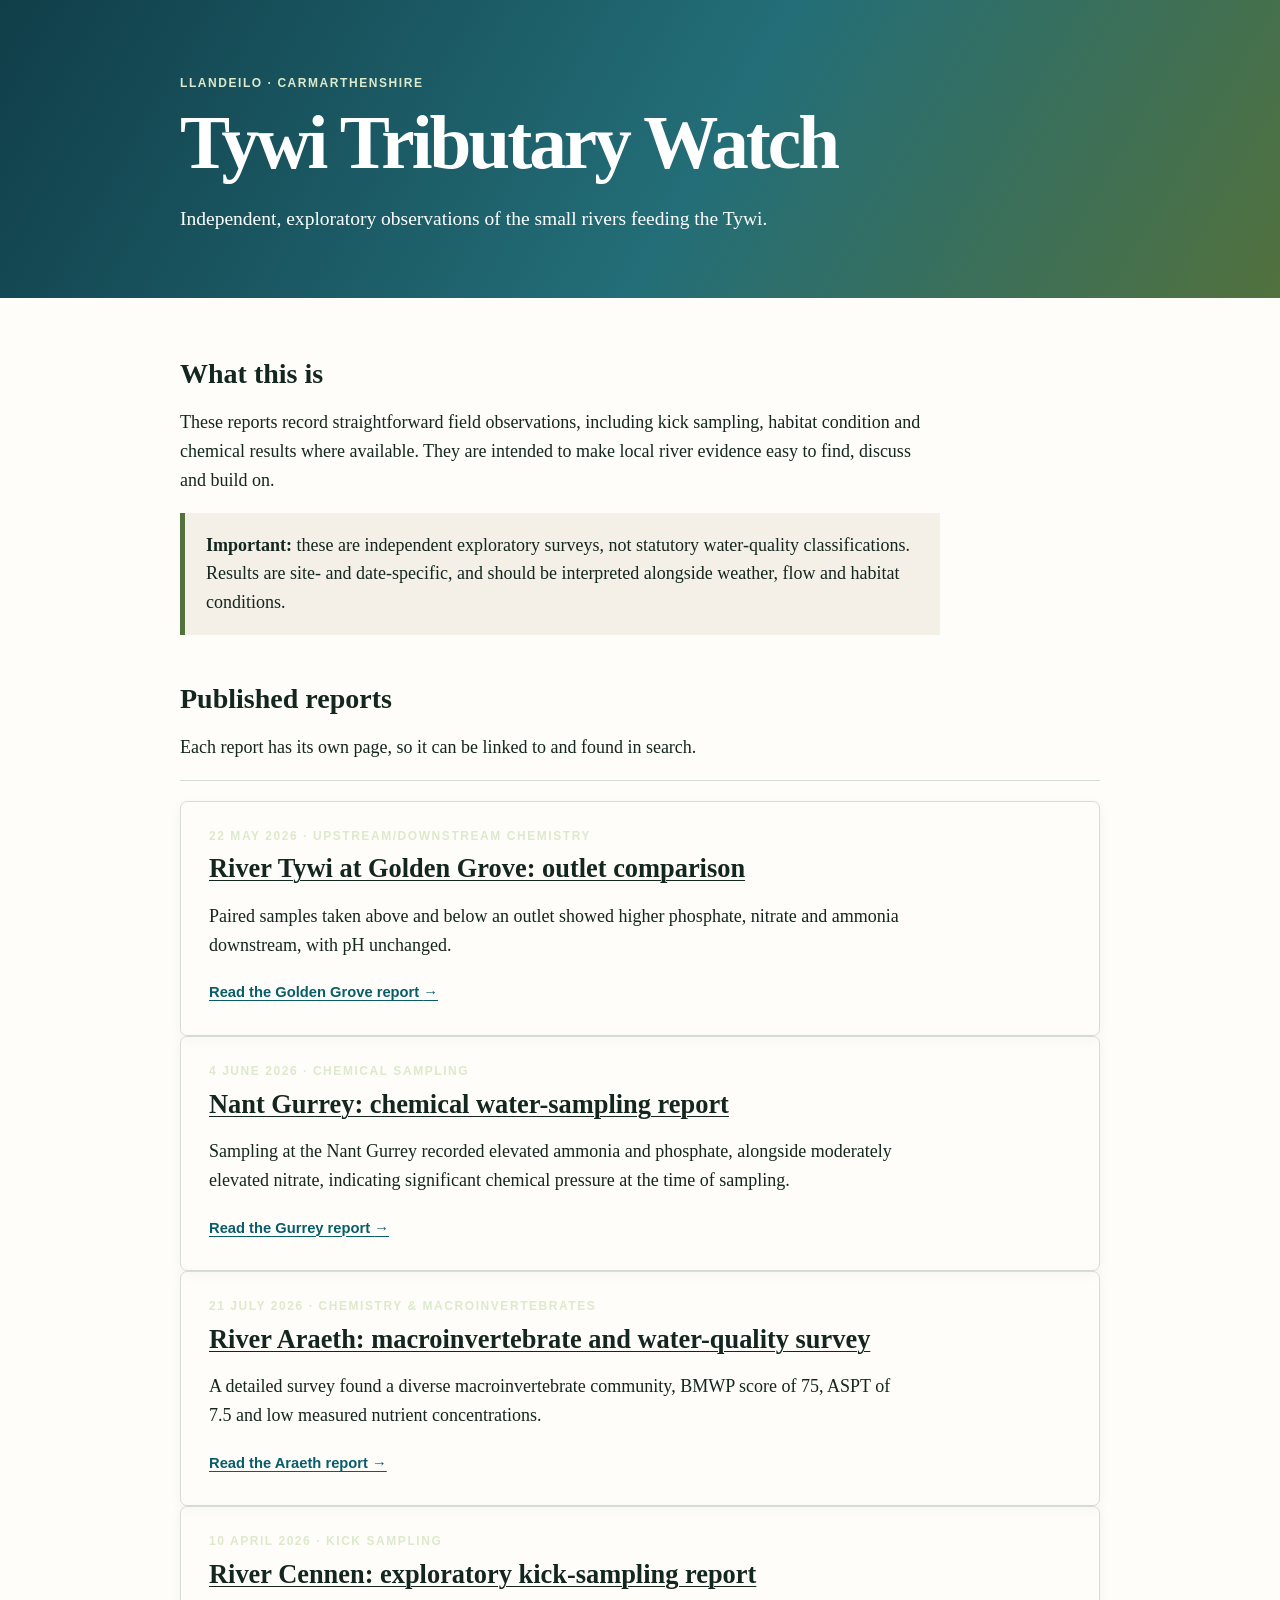
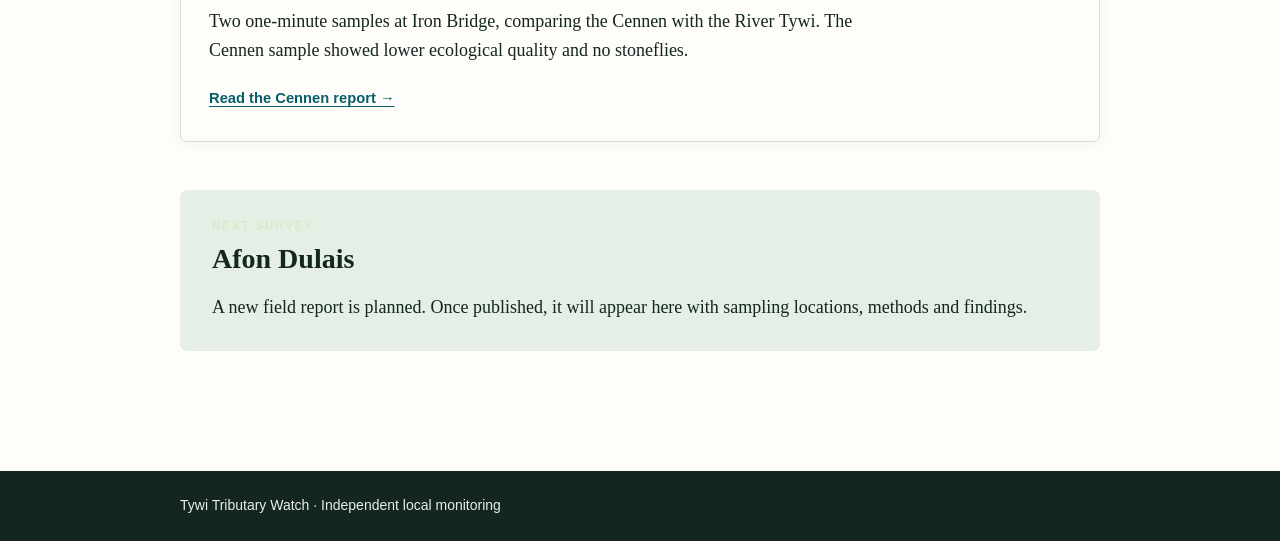
<file: index.html>
<!doctype html>
<html lang="en">
  <head>
    <link rel="canonical" href="https://leenulty.github.io/Tywi-Tributary-Watch/">
    <meta name="google-site-verification" content="BpuujhPepU1PLdgF-0xjI8zSu9UIy6wfSty67BFJZuI" />
    <meta charset="utf-8">
    <meta name="viewport" content="width=device-width, initial-scale=1">
    <meta name="description" content="Independent, exploratory river monitoring reports from tributaries of the River Tywi near Llandeilo, Carmarthenshire.">
    <title>Tywi Tributary Watch | River monitoring reports</title>
    <link rel="stylesheet" href="assets/site.css">
  </head>
  <body>
    <header class="hero">
      <div class="wrap">
        <p class="eyebrow">LLANDEILO · CARMARTHENSHIRE</p>
        <h1>Tywi Tributary Watch</h1>
        <p class="lede">Independent, exploratory observations of the small rivers feeding the Tywi.</p>
      </div>
    </header>
    <main class="wrap">
      <section class="intro" aria-labelledby="purpose">
        <h2 id="purpose">What this is</h2>
        <p>These reports record straightforward field observations, including kick sampling, habitat condition and chemical results where available. They are intended to make local river evidence easy to find, discuss and build on.</p>
        <p class="note"><strong>Important:</strong> these are independent exploratory surveys, not statutory water-quality classifications. Results are site- and date-specific, and should be interpreted alongside weather, flow and habitat conditions.</p>
      </section>
      <section aria-labelledby="reports">
        <div class="section-heading">
          <h2 id="reports">Published reports</h2>
          <p>Each report has its own page, so it can be linked to and found in search.</p>
        </div>
        <article class="report-card">
          <p class="tag">22 MAY 2026 · UPSTREAM/DOWNSTREAM CHEMISTRY</p>
          <h3><a href="reports/tywi-golden-grove-2026-05-22.html">River Tywi at Golden Grove: outlet comparison</a></h3>
          <p>Paired samples taken above and below an outlet showed higher phosphate, nitrate and ammonia downstream, with pH unchanged.</p>
          <a class="arrow-link" href="reports/tywi-golden-grove-2026-05-22.html">Read the Golden Grove report <span aria-hidden="true">→</span></a>
        </article>
        <article class="report-card">
          <p class="tag">4 JUNE 2026 · CHEMICAL SAMPLING</p>
          <h3><a href="reports/gurrey-2026-06-04.html">Nant Gurrey: chemical water-sampling report</a></h3>
          <p>Sampling at the Nant Gurrey recorded elevated ammonia and phosphate, alongside moderately elevated nitrate, indicating significant chemical pressure at the time of sampling.</p>
          <a class="arrow-link" href="reports/gurrey-2026-06-04.html">Read the Gurrey report <span aria-hidden="true">→</span></a>
        </article>
        <article class="report-card">
          <p class="tag">21 JULY 2026 · CHEMISTRY & MACROINVERTEBRATES</p>
          <h3><a href="reports/araeth-2026-07-21.html">River Araeth: macroinvertebrate and water-quality survey</a></h3>
          <p>A detailed survey found a diverse macroinvertebrate community, BMWP score of 75, ASPT of 7.5 and low measured nutrient concentrations.</p>
          <a class="arrow-link" href="reports/araeth-2026-07-21.html">Read the Araeth report <span aria-hidden="true">→</span></a>
        </article>
        <article class="report-card">
          <p class="tag">10 APRIL 2026 · KICK SAMPLING</p>
          <h3><a href="reports/cennen-2026-04-10.html">River Cennen: exploratory kick-sampling report</a></h3>
          <p>Two one-minute samples at Iron Bridge, comparing the Cennen with the River Tywi. The Cennen sample showed lower ecological quality and no stoneflies.</p>
          <a class="arrow-link" href="reports/cennen-2026-04-10.html">Read the Cennen report <span aria-hidden="true">→</span></a>
        </article>
      </section>
      <section class="next" aria-labelledby="next-report">
        <p class="eyebrow">NEXT SURVEY</p>
        <h2 id="next-report">Afon Dulais</h2>
        <p>A new field report is planned. Once published, it will appear here with sampling locations, methods and findings.</p>
      </section>
    </main>
    <footer><div class="wrap">Tywi Tributary Watch · Independent local monitoring</div></footer>
  </body>
</html>
</file>
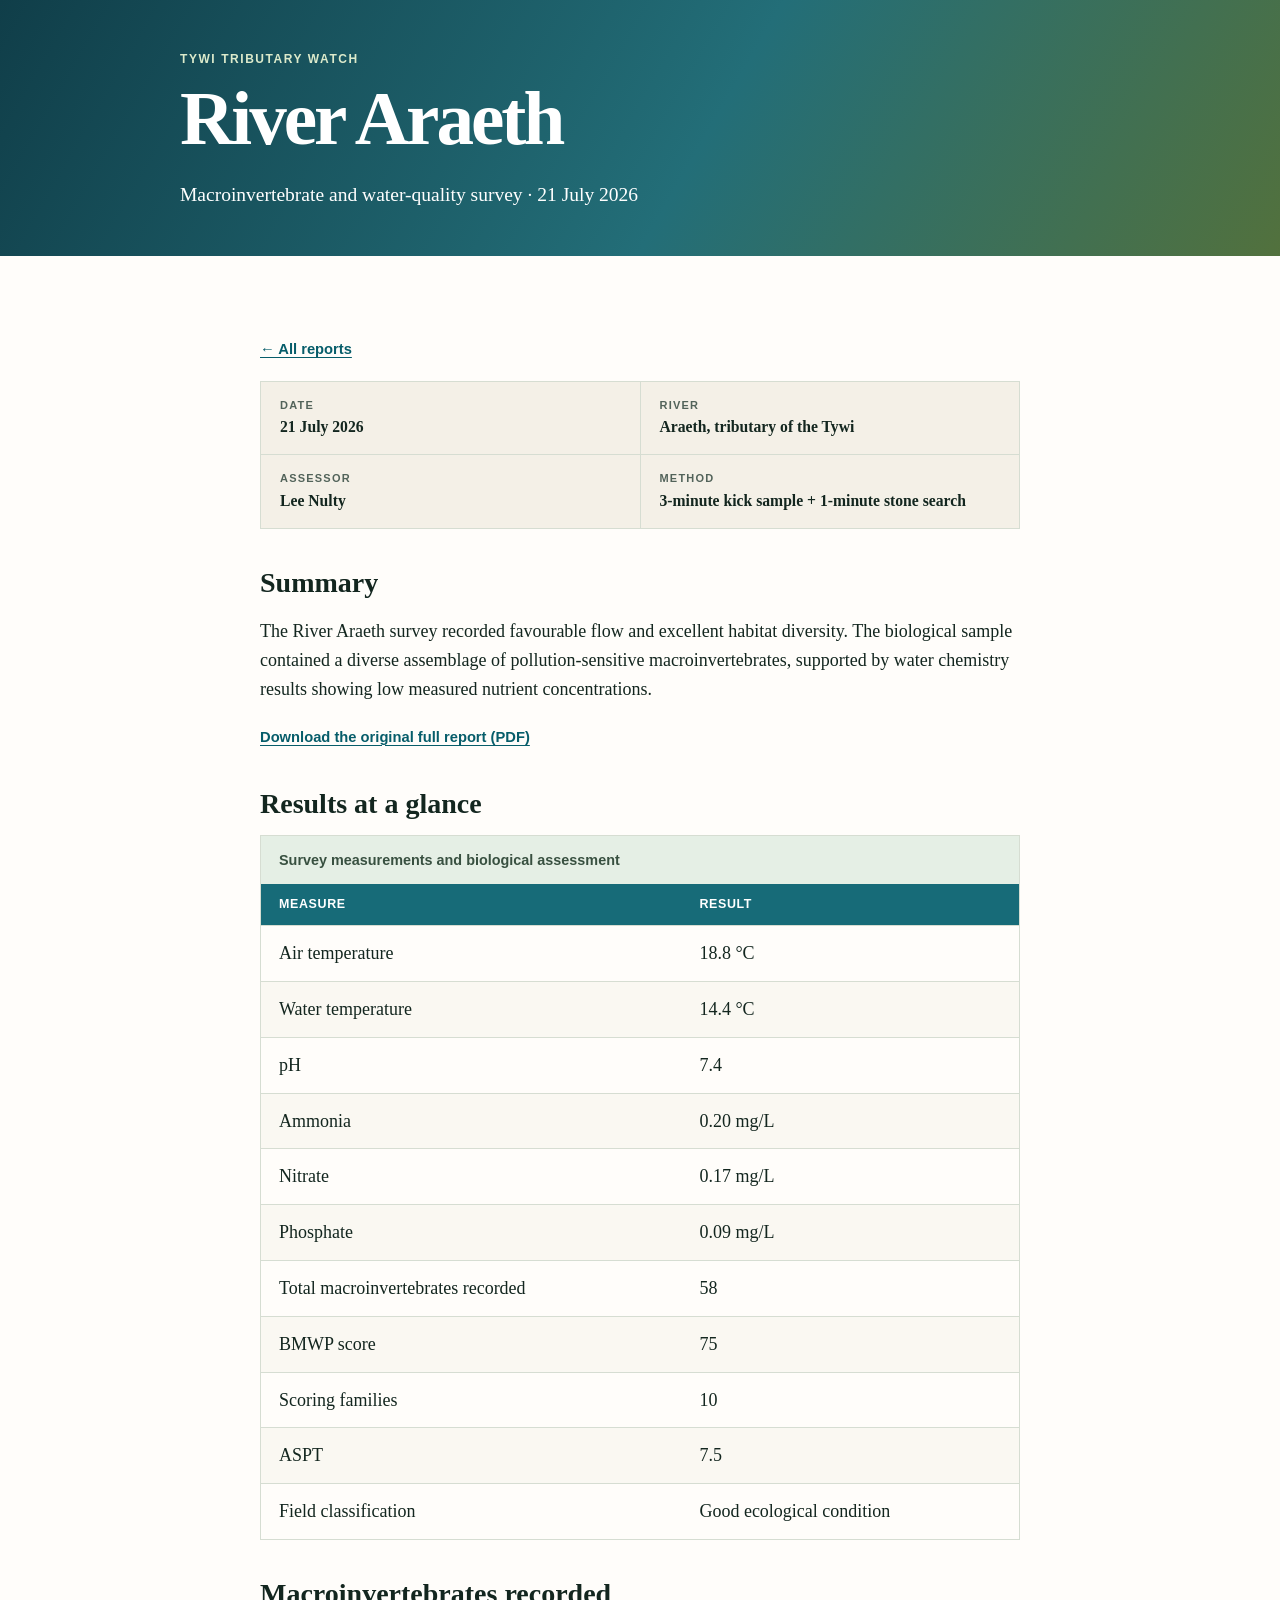
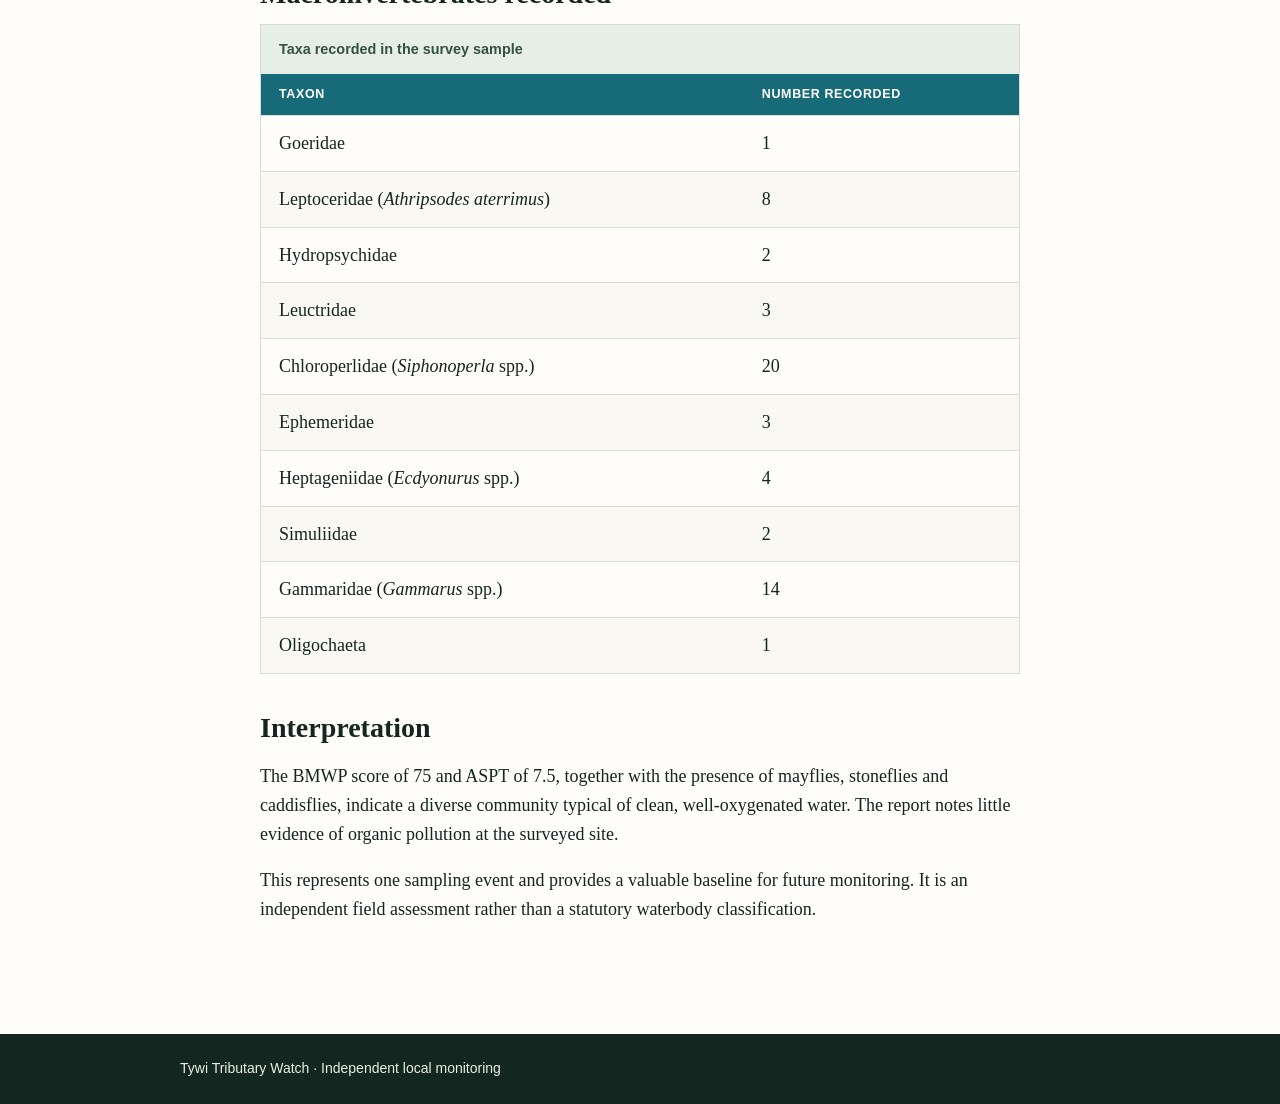
<file: araeth-2026-07-21.html>
<!doctype html>
<html lang="en">
  <head>
    <meta charset="utf-8">
    <meta name="viewport" content="width=device-width, initial-scale=1">
    <meta name="description" content="Macroinvertebrate and water-quality survey of the River Araeth, a tributary of the River Tywi, 21 July 2026.">
    <title>River Araeth survey | Tywi Tributary Watch</title>
    <link rel="stylesheet" href="../assets/site.css">
  </head>
  <body>
    <header class="hero compact"><div class="wrap"><p class="eyebrow">TYWI TRIBUTARY WATCH</p><h1>River Araeth</h1><p class="lede">Macroinvertebrate and water-quality survey · 21 July 2026</p></div></header>
    <main class="wrap report">
      <p><a class="back" href="../index.html">← All reports</a></p>
      <section class="facts" aria-label="Survey details">
        <div><span>Date</span><strong>21 July 2026</strong></div>
        <div><span>River</span><strong>Araeth, tributary of the Tywi</strong></div>
        <div><span>Assessor</span><strong>Lee Nulty</strong></div>
        <div><span>Method</span><strong>3-minute kick sample + 1-minute stone search</strong></div>
      </section>
      <section>
        <h2>Summary</h2>
        <p>The River Araeth survey recorded favourable flow and excellent habitat diversity. The biological sample contained a diverse assemblage of pollution-sensitive macroinvertebrates, supported by water chemistry results showing low measured nutrient concentrations.</p>
        <p><a class="arrow-link" href="araeth-2026-07-21.pdf">Download the original full report (PDF)</a></p>
      </section>
      <section aria-labelledby="results">
        <h2 id="results">Results at a glance</h2>
        <div class="data-table-wrap"><table>
          <caption>Survey measurements and biological assessment</caption>
          <thead><tr><th scope="col">Measure</th><th scope="col">Result</th></tr></thead>
          <tbody>
            <tr><td>Air temperature</td><td>18.8 °C</td></tr>
            <tr><td>Water temperature</td><td>14.4 °C</td></tr>
            <tr><td>pH</td><td>7.4</td></tr>
            <tr><td>Ammonia</td><td>0.20 mg/L</td></tr>
            <tr><td>Nitrate</td><td>0.17 mg/L</td></tr>
            <tr><td>Phosphate</td><td>0.09 mg/L</td></tr>
            <tr><td>Total macroinvertebrates recorded</td><td>58</td></tr>
            <tr><td>BMWP score</td><td>75</td></tr>
            <tr><td>Scoring families</td><td>10</td></tr>
            <tr><td>ASPT</td><td>7.5</td></tr>
            <tr><td>Field classification</td><td>Good ecological condition</td></tr>
          </tbody>
        </table></div>
      </section>
      <section>
        <h2>Macroinvertebrates recorded</h2>
        <div class="data-table-wrap"><table>
          <caption>Taxa recorded in the survey sample</caption>
          <thead><tr><th scope="col">Taxon</th><th scope="col">Number recorded</th></tr></thead>
          <tbody>
            <tr><td>Goeridae</td><td>1</td></tr><tr><td>Leptoceridae (<i>Athripsodes aterrimus</i>)</td><td>8</td></tr>
            <tr><td>Hydropsychidae</td><td>2</td></tr><tr><td>Leuctridae</td><td>3</td></tr>
            <tr><td>Chloroperlidae (<i>Siphonoperla</i> spp.)</td><td>20</td></tr><tr><td>Ephemeridae</td><td>3</td></tr>
            <tr><td>Heptageniidae (<i>Ecdyonurus</i> spp.)</td><td>4</td></tr><tr><td>Simuliidae</td><td>2</td></tr>
            <tr><td>Gammaridae (<i>Gammarus</i> spp.)</td><td>14</td></tr><tr><td>Oligochaeta</td><td>1</td></tr>
          </tbody>
        </table></div>
      </section>
      <section>
        <h2>Interpretation</h2>
        <p>The BMWP score of 75 and ASPT of 7.5, together with the presence of mayflies, stoneflies and caddisflies, indicate a diverse community typical of clean, well-oxygenated water. The report notes little evidence of organic pollution at the surveyed site.</p>
        <p>This represents one sampling event and provides a valuable baseline for future monitoring. It is an independent field assessment rather than a statutory waterbody classification.</p>
      </section>
    </main>
    <footer><div class="wrap">Tywi Tributary Watch · Independent local monitoring</div></footer>
  </body>
</html>
</file>
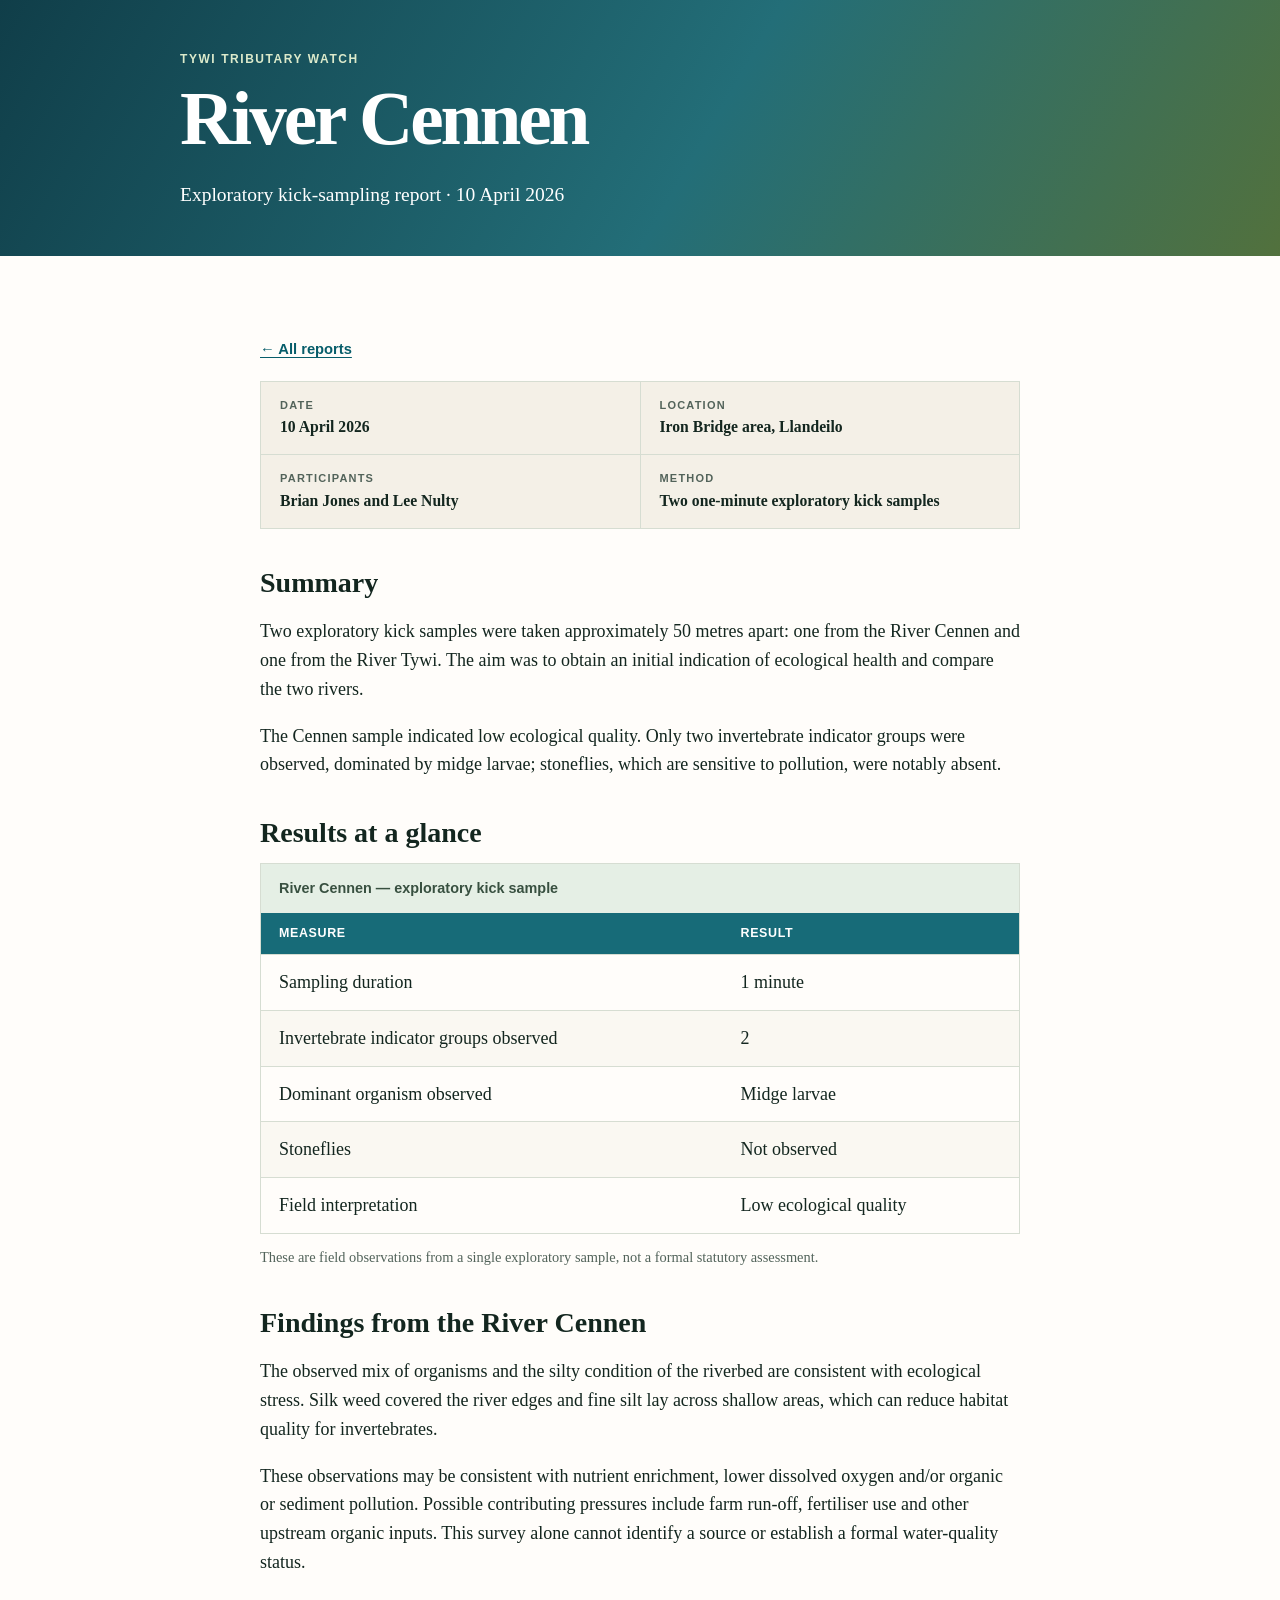
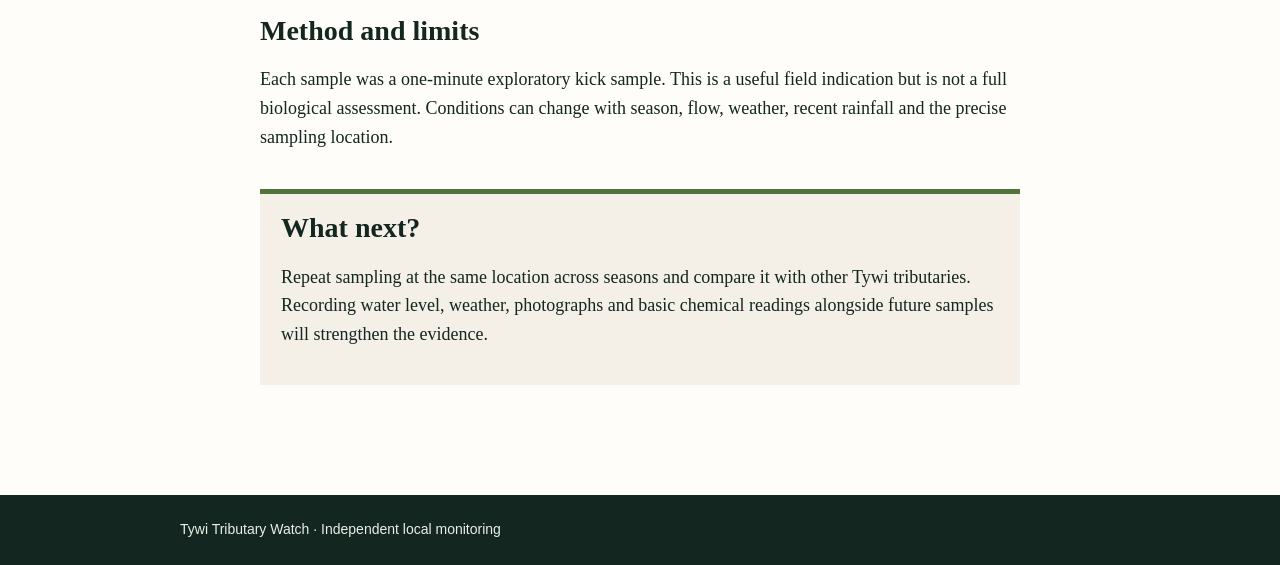
<file: cennen-2026-04-10.html>
<!doctype html>
<html lang="en">
  <head>
    <meta charset="utf-8">
    <meta name="viewport" content="width=device-width, initial-scale=1">
    <meta name="description" content="Exploratory kick-sampling report for the River Cennen and River Tywi at Iron Bridge, Llandeilo, 10 April 2026.">
    <title>River Cennen kick-sampling report | Tywi Tributary Watch</title>
    <link rel="stylesheet" href="../assets/site.css">
  </head>
  <body>
    <header class="hero compact"><div class="wrap"><p class="eyebrow">TYWI TRIBUTARY WATCH</p><h1>River Cennen</h1><p class="lede">Exploratory kick-sampling report · 10 April 2026</p></div></header>
    <main class="wrap report">
      <p><a class="back" href="../index.html">← All reports</a></p>
      <section class="facts" aria-label="Survey details">
        <div><span>Date</span><strong>10 April 2026</strong></div>
        <div><span>Location</span><strong>Iron Bridge area, Llandeilo</strong></div>
        <div><span>Participants</span><strong>Brian Jones and Lee Nulty</strong></div>
        <div><span>Method</span><strong>Two one-minute exploratory kick samples</strong></div>
      </section>
      <section>
        <h2>Summary</h2>
        <p>Two exploratory kick samples were taken approximately 50 metres apart: one from the River Cennen and one from the River Tywi. The aim was to obtain an initial indication of ecological health and compare the two rivers.</p>
        <p>The Cennen sample indicated low ecological quality. Only two invertebrate indicator groups were observed, dominated by midge larvae; stoneflies, which are sensitive to pollution, were notably absent.</p>
      </section>
      <section aria-labelledby="results">
        <h2 id="results">Results at a glance</h2>
        <div class="data-table-wrap">
          <table>
            <caption>River Cennen — exploratory kick sample</caption>
            <thead><tr><th scope="col">Measure</th><th scope="col">Result</th></tr></thead>
            <tbody>
              <tr><td>Sampling duration</td><td>1 minute</td></tr>
              <tr><td>Invertebrate indicator groups observed</td><td>2</td></tr>
              <tr><td>Dominant organism observed</td><td>Midge larvae</td></tr>
              <tr><td>Stoneflies</td><td>Not observed</td></tr>
              <tr><td>Field interpretation</td><td>Low ecological quality</td></tr>
            </tbody>
          </table>
        </div>
        <p class="small-note">These are field observations from a single exploratory sample, not a formal statutory assessment.</p>
      </section>
      <section>
        <h2>Findings from the River Cennen</h2>
        <p>The observed mix of organisms and the silty condition of the riverbed are consistent with ecological stress. Silk weed covered the river edges and fine silt lay across shallow areas, which can reduce habitat quality for invertebrates.</p>
        <p>These observations may be consistent with nutrient enrichment, lower dissolved oxygen and/or organic or sediment pollution. Possible contributing pressures include farm run-off, fertiliser use and other upstream organic inputs. This survey alone cannot identify a source or establish a formal water-quality status.</p>
      </section>
      <section>
        <h2>Method and limits</h2>
        <p>Each sample was a one-minute exploratory kick sample. This is a useful field indication but is not a full biological assessment. Conditions can change with season, flow, weather, recent rainfall and the precise sampling location.</p>
      </section>
      <section class="callout">
        <h2>What next?</h2>
        <p>Repeat sampling at the same location across seasons and compare it with other Tywi tributaries. Recording water level, weather, photographs and basic chemical readings alongside future samples will strengthen the evidence.</p>
      </section>
    </main>
    <footer><div class="wrap">Tywi Tributary Watch · Independent local monitoring</div></footer>
  </body>
</html>
</file>
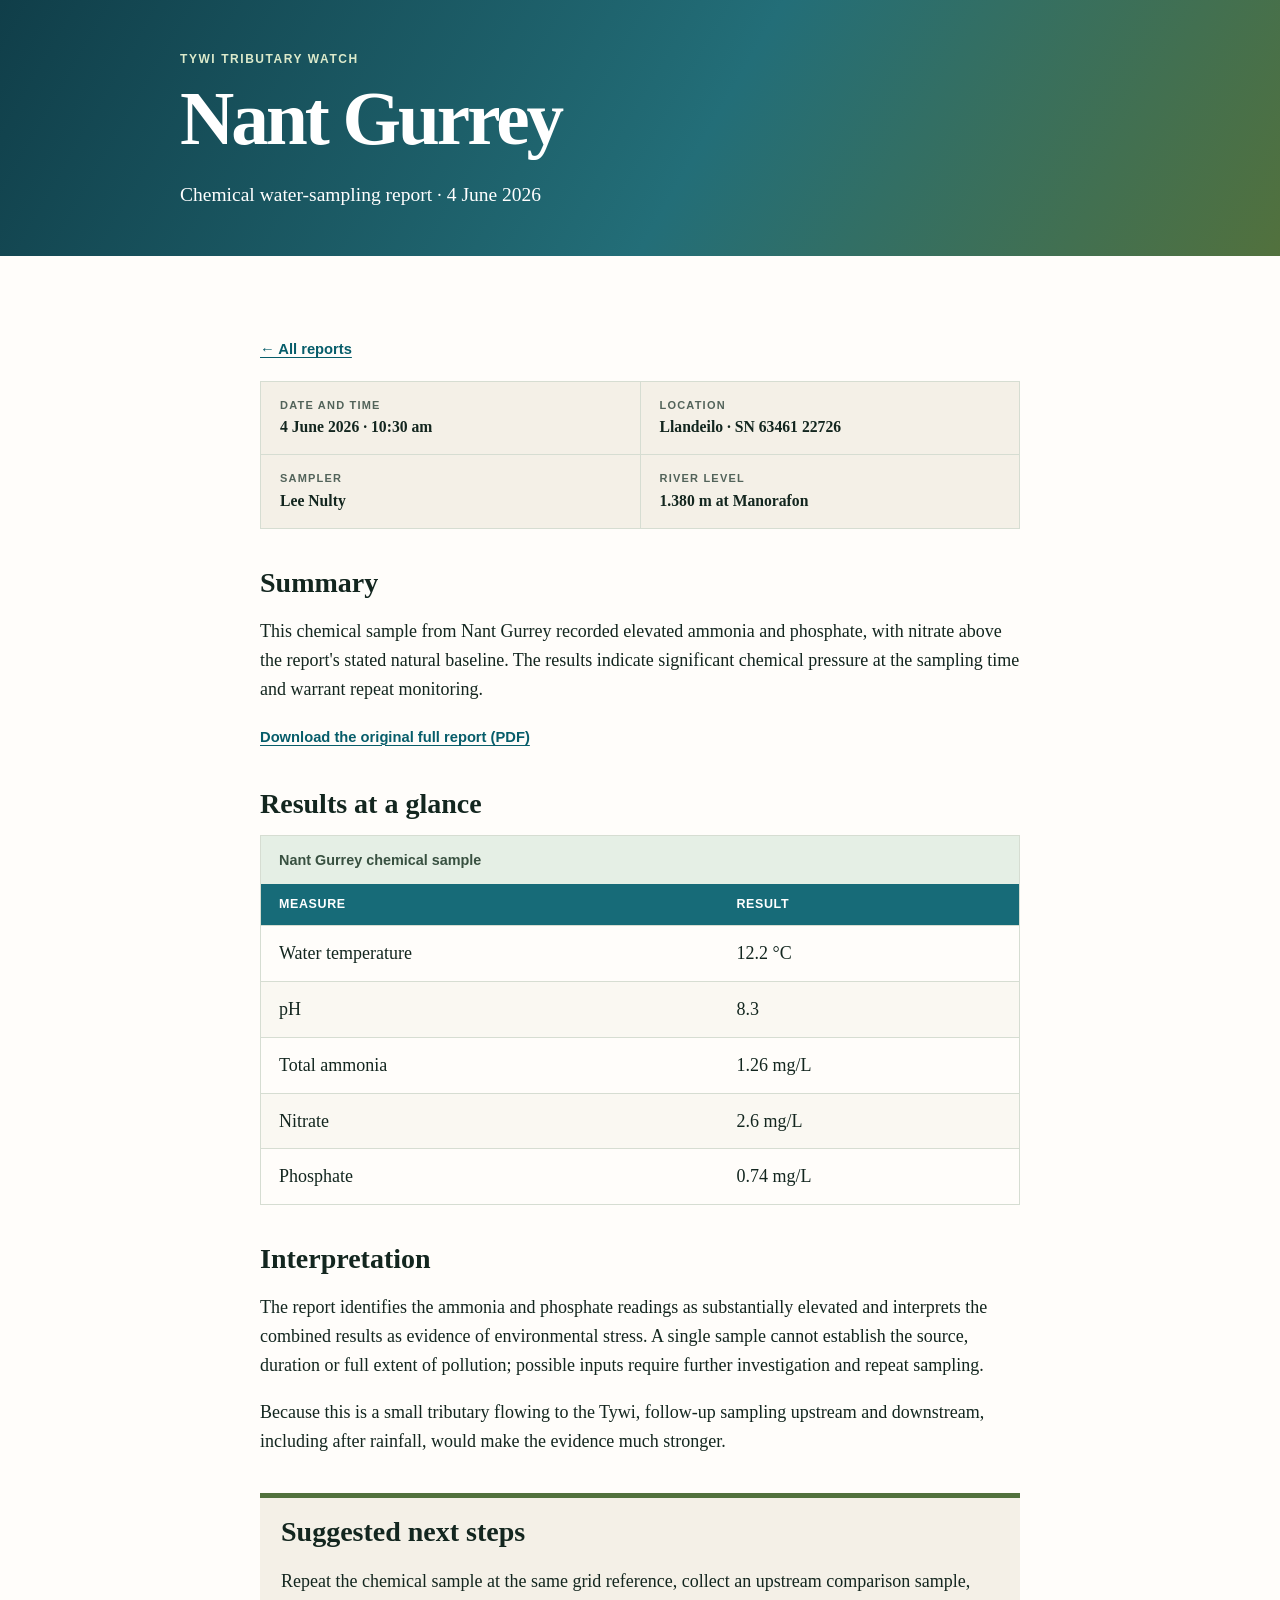
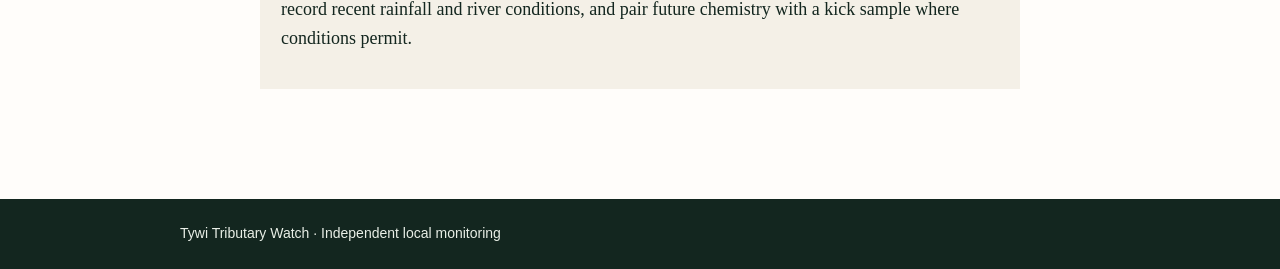
<file: gurrey-2026-06-04.html>
<!doctype html>
<html lang="en">
  <head>
    <meta charset="utf-8">
    <meta name="viewport" content="width=device-width, initial-scale=1">
    <meta name="description" content="Chemical water-sampling report for Nant Gurrey, River Tywi catchment, Llandeilo, 4 June 2026.">
    <title>Nant Gurrey chemical sample | Tywi Tributary Watch</title>
    <link rel="stylesheet" href="../assets/site.css">
  </head>
  <body>
    <header class="hero compact"><div class="wrap"><p class="eyebrow">TYWI TRIBUTARY WATCH</p><h1>Nant Gurrey</h1><p class="lede">Chemical water-sampling report · 4 June 2026</p></div></header>
    <main class="wrap report">
      <p><a class="back" href="../index.html">← All reports</a></p>
      <section class="facts" aria-label="Survey details">
        <div><span>Date and time</span><strong>4 June 2026 · 10:30 am</strong></div>
        <div><span>Location</span><strong>Llandeilo · SN 63461 22726</strong></div>
        <div><span>Sampler</span><strong>Lee Nulty</strong></div>
        <div><span>River level</span><strong>1.380 m at Manorafon</strong></div>
      </section>
      <section>
        <h2>Summary</h2>
        <p>This chemical sample from Nant Gurrey recorded elevated ammonia and phosphate, with nitrate above the report's stated natural baseline. The results indicate significant chemical pressure at the sampling time and warrant repeat monitoring.</p>
        <p><a class="arrow-link" href="gurrey-2026-06-04.pdf">Download the original full report (PDF)</a></p>
      </section>
      <section aria-labelledby="results">
        <h2 id="results">Results at a glance</h2>
        <div class="data-table-wrap"><table>
          <caption>Nant Gurrey chemical sample</caption>
          <thead><tr><th scope="col">Measure</th><th scope="col">Result</th></tr></thead>
          <tbody>
            <tr><td>Water temperature</td><td>12.2 °C</td></tr>
            <tr><td>pH</td><td>8.3</td></tr>
            <tr><td>Total ammonia</td><td>1.26 mg/L</td></tr>
            <tr><td>Nitrate</td><td>2.6 mg/L</td></tr>
            <tr><td>Phosphate</td><td>0.74 mg/L</td></tr>
          </tbody>
        </table></div>
      </section>
      <section>
        <h2>Interpretation</h2>
        <p>The report identifies the ammonia and phosphate readings as substantially elevated and interprets the combined results as evidence of environmental stress. A single sample cannot establish the source, duration or full extent of pollution; possible inputs require further investigation and repeat sampling.</p>
        <p>Because this is a small tributary flowing to the Tywi, follow-up sampling upstream and downstream, including after rainfall, would make the evidence much stronger.</p>
      </section>
      <section class="callout">
        <h2>Suggested next steps</h2>
        <p>Repeat the chemical sample at the same grid reference, collect an upstream comparison sample, record recent rainfall and river conditions, and pair future chemistry with a kick sample where conditions permit.</p>
      </section>
    </main>
    <footer><div class="wrap">Tywi Tributary Watch · Independent local monitoring</div></footer>
  </body>
</html>
</file>
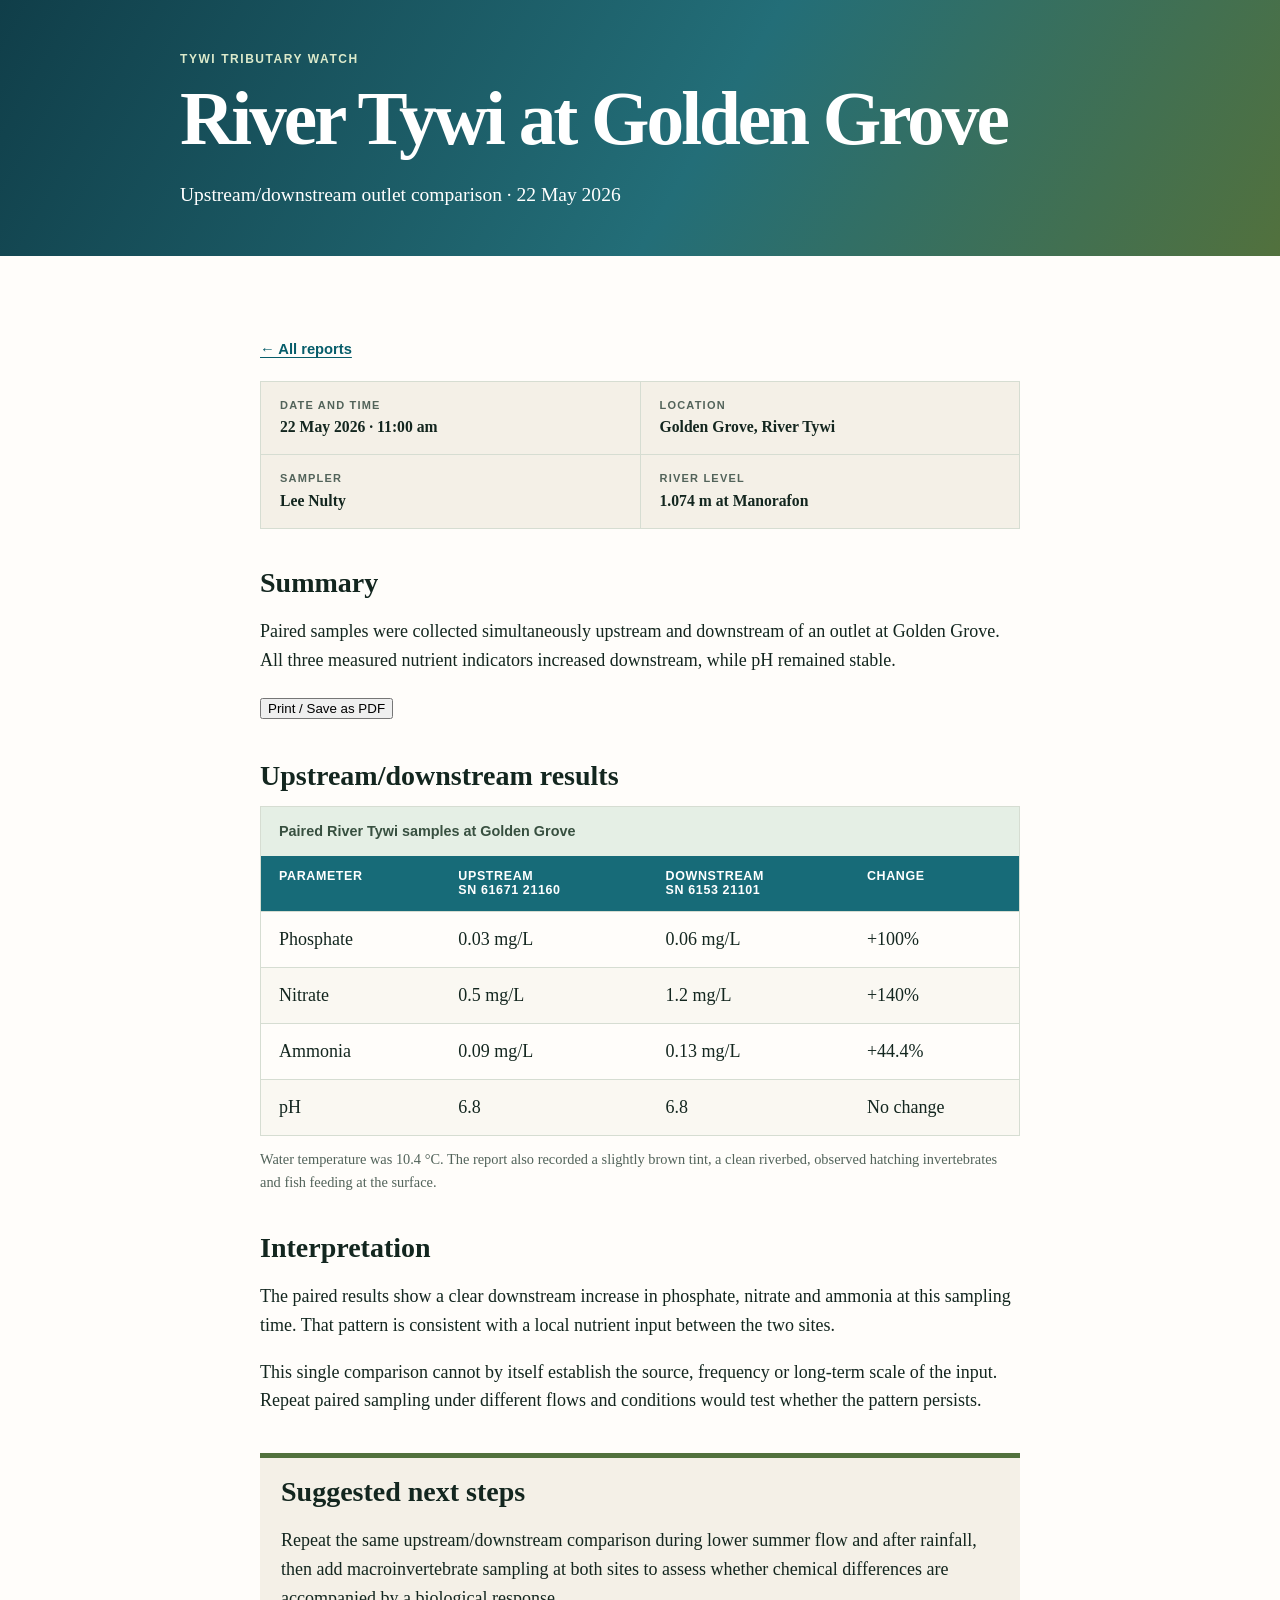
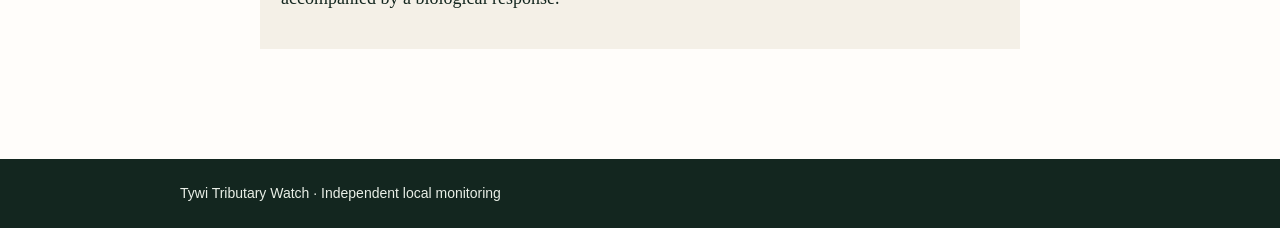
<file: tywi-golden-grove-2026-05-22.html>
<!doctype html>
<html lang="en">
  <head>
    <meta charset="utf-8">
    <meta name="viewport" content="width=device-width, initial-scale=1">
    <meta name="description" content="Upstream and downstream chemical comparison on the River Tywi at Golden Grove, 22 May 2026.">
    <title>River Tywi at Golden Grove | Tywi Tributary Watch</title>
    <link rel="stylesheet" href="../assets/site.css">
  </head>
  <body>
    <header class="hero compact"><div class="wrap"><p class="eyebrow">TYWI TRIBUTARY WATCH</p><h1>River Tywi at Golden Grove</h1><p class="lede">Upstream/downstream outlet comparison · 22 May 2026</p></div></header>
    <main class="wrap report">
      <p><a class="back" href="../index.html">← All reports</a></p>
      <section class="facts" aria-label="Survey details">
        <div><span>Date and time</span><strong>22 May 2026 · 11:00 am</strong></div>
        <div><span>Location</span><strong>Golden Grove, River Tywi</strong></div>
        <div><span>Sampler</span><strong>Lee Nulty</strong></div>
        <div><span>River level</span><strong>1.074 m at Manorafon</strong></div>
      </section>
      <section>
        <h2>Summary</h2>
        <p>Paired samples were collected simultaneously upstream and downstream of an outlet at Golden Grove. All three measured nutrient indicators increased downstream, while pH remained stable.</p>
        <p><button onclick="window.print()">Print / Save as PDF</button></p>
      </section>
      <section aria-labelledby="results">
        <h2 id="results">Upstream/downstream results</h2>
        <div class="data-table-wrap"><table>
          <caption>Paired River Tywi samples at Golden Grove</caption>
          <thead><tr><th scope="col">Parameter</th><th scope="col">Upstream<br>SN 61671 21160</th><th scope="col">Downstream<br>SN 6153 21101</th><th scope="col">Change</th></tr></thead>
          <tbody>
            <tr><td>Phosphate</td><td>0.03 mg/L</td><td>0.06 mg/L</td><td>+100%</td></tr>
            <tr><td>Nitrate</td><td>0.5 mg/L</td><td>1.2 mg/L</td><td>+140%</td></tr>
            <tr><td>Ammonia</td><td>0.09 mg/L</td><td>0.13 mg/L</td><td>+44.4%</td></tr>
            <tr><td>pH</td><td>6.8</td><td>6.8</td><td>No change</td></tr>
          </tbody>
        </table></div>
        <p class="small-note">Water temperature was 10.4 °C. The report also recorded a slightly brown tint, a clean riverbed, observed hatching invertebrates and fish feeding at the surface.</p>
      </section>
      <section>
        <h2>Interpretation</h2>
        <p>The paired results show a clear downstream increase in phosphate, nitrate and ammonia at this sampling time. That pattern is consistent with a local nutrient input between the two sites.</p>
        <p>This single comparison cannot by itself establish the source, frequency or long-term scale of the input. Repeat paired sampling under different flows and conditions would test whether the pattern persists.</p>
      </section>
      <section class="callout">
        <h2>Suggested next steps</h2>
        <p>Repeat the same upstream/downstream comparison during lower summer flow and after rainfall, then add macroinvertebrate sampling at both sites to assess whether chemical differences are accompanied by a biological response.</p>
      </section>
    </main>
    <footer><div class="wrap">Tywi Tributary Watch · Independent local monitoring</div></footer>
  </body>
</html>
</file>
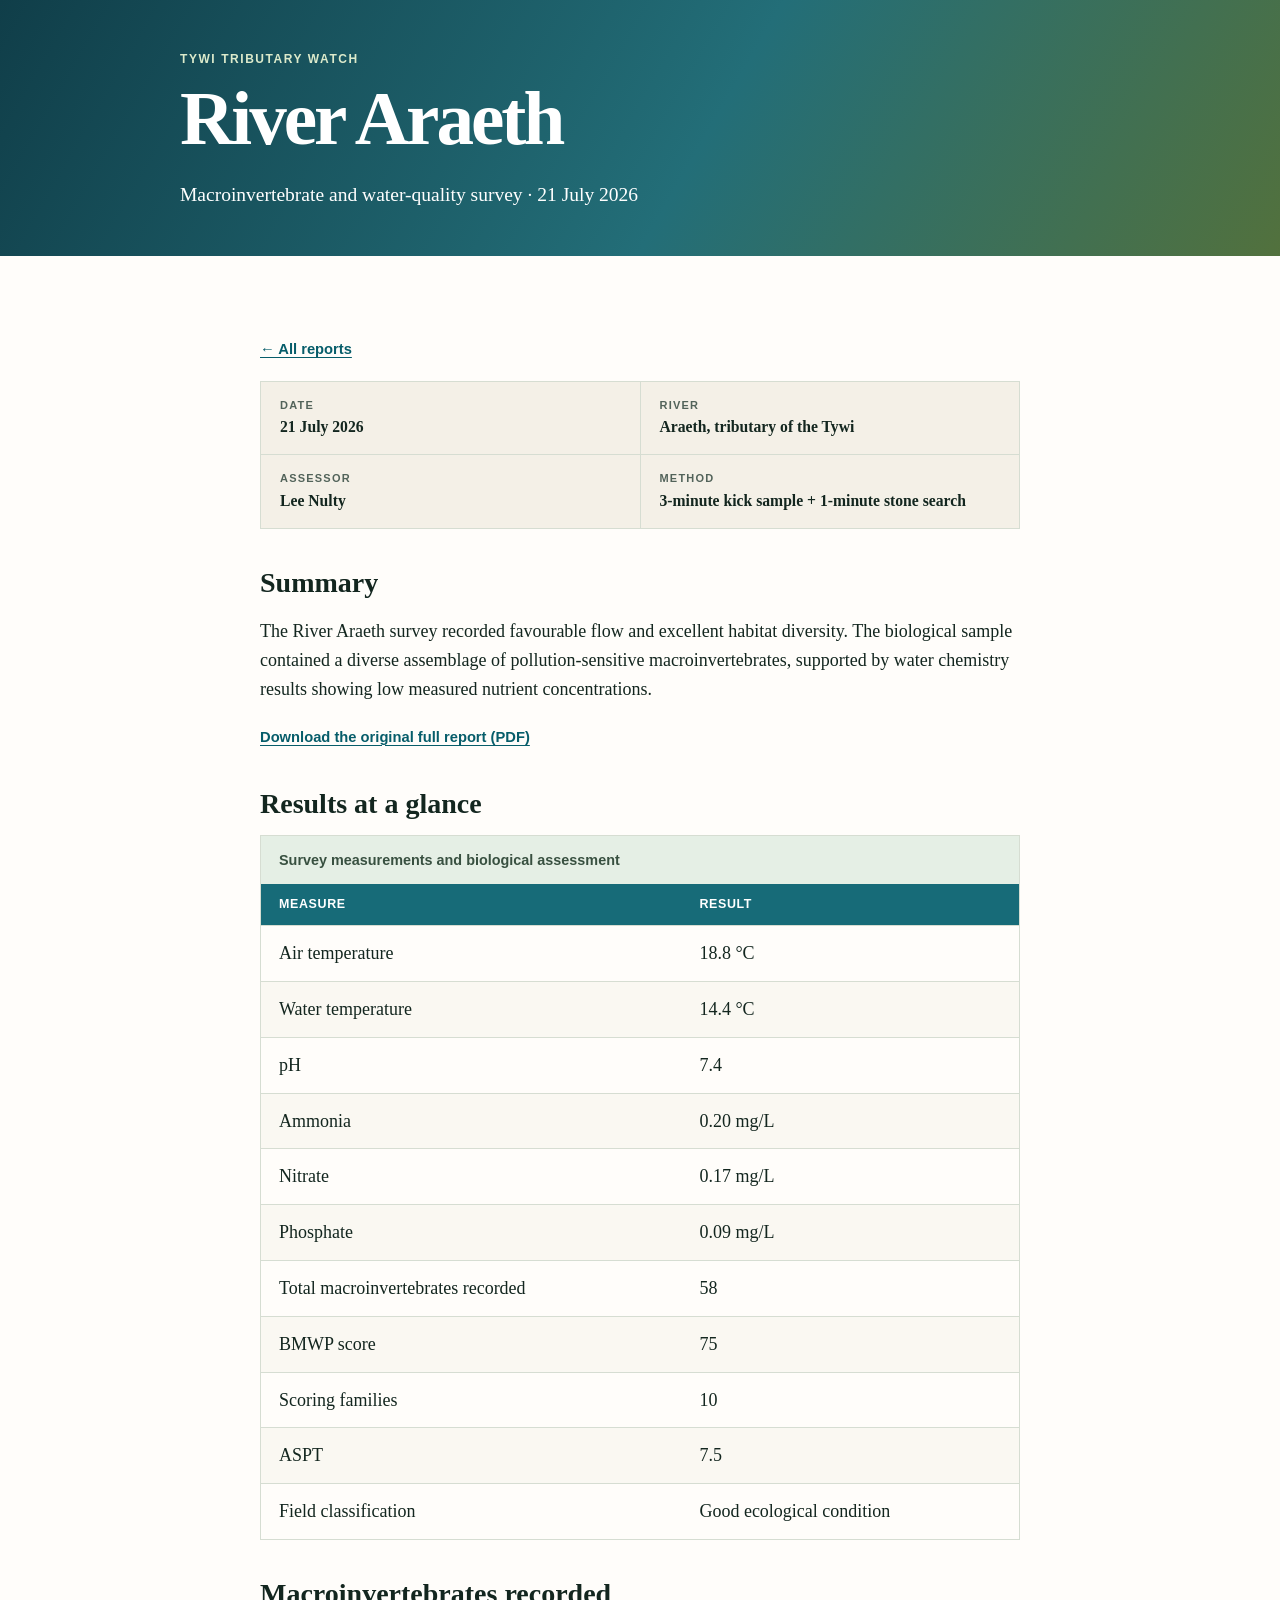
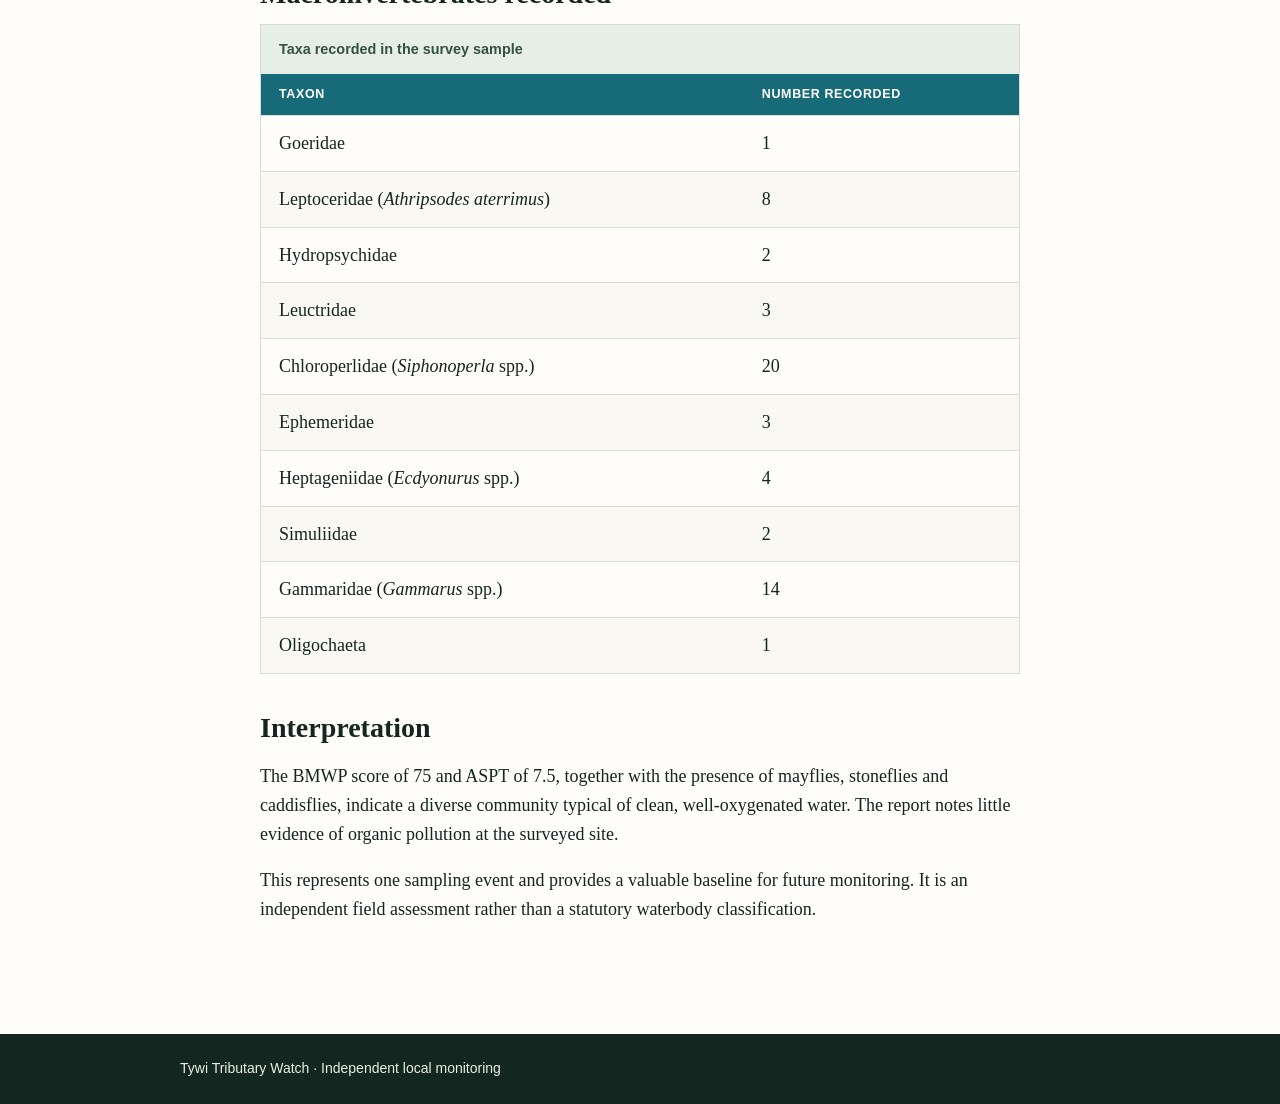
<file: reports/araeth-2026-07-21.html>
<!doctype html>
<html lang="en">
  <head>
    <meta charset="utf-8">
    <meta name="viewport" content="width=device-width, initial-scale=1">
    <meta name="description" content="Macroinvertebrate and water-quality survey of the River Araeth, a tributary of the River Tywi, 21 July 2026.">
    <title>River Araeth survey | Tywi Tributary Watch</title>
    <link rel="stylesheet" href="../assets/site.css">
  </head>
  <body>
    <header class="hero compact"><div class="wrap"><p class="eyebrow">TYWI TRIBUTARY WATCH</p><h1>River Araeth</h1><p class="lede">Macroinvertebrate and water-quality survey · 21 July 2026</p></div></header>
    <main class="wrap report">
      <p><a class="back" href="../index.html">← All reports</a></p>
      <section class="facts" aria-label="Survey details">
        <div><span>Date</span><strong>21 July 2026</strong></div>
        <div><span>River</span><strong>Araeth, tributary of the Tywi</strong></div>
        <div><span>Assessor</span><strong>Lee Nulty</strong></div>
        <div><span>Method</span><strong>3-minute kick sample + 1-minute stone search</strong></div>
      </section>
      <section>
        <h2>Summary</h2>
        <p>The River Araeth survey recorded favourable flow and excellent habitat diversity. The biological sample contained a diverse assemblage of pollution-sensitive macroinvertebrates, supported by water chemistry results showing low measured nutrient concentrations.</p>
        <p><a class="arrow-link" href="araeth-2026-07-21.pdf">Download the original full report (PDF)</a></p>
      </section>
      <section aria-labelledby="results">
        <h2 id="results">Results at a glance</h2>
        <div class="data-table-wrap"><table>
          <caption>Survey measurements and biological assessment</caption>
          <thead><tr><th scope="col">Measure</th><th scope="col">Result</th></tr></thead>
          <tbody>
            <tr><td>Air temperature</td><td>18.8 °C</td></tr>
            <tr><td>Water temperature</td><td>14.4 °C</td></tr>
            <tr><td>pH</td><td>7.4</td></tr>
            <tr><td>Ammonia</td><td>0.20 mg/L</td></tr>
            <tr><td>Nitrate</td><td>0.17 mg/L</td></tr>
            <tr><td>Phosphate</td><td>0.09 mg/L</td></tr>
            <tr><td>Total macroinvertebrates recorded</td><td>58</td></tr>
            <tr><td>BMWP score</td><td>75</td></tr>
            <tr><td>Scoring families</td><td>10</td></tr>
            <tr><td>ASPT</td><td>7.5</td></tr>
            <tr><td>Field classification</td><td>Good ecological condition</td></tr>
          </tbody>
        </table></div>
      </section>
      <section>
        <h2>Macroinvertebrates recorded</h2>
        <div class="data-table-wrap"><table>
          <caption>Taxa recorded in the survey sample</caption>
          <thead><tr><th scope="col">Taxon</th><th scope="col">Number recorded</th></tr></thead>
          <tbody>
            <tr><td>Goeridae</td><td>1</td></tr><tr><td>Leptoceridae (<i>Athripsodes aterrimus</i>)</td><td>8</td></tr>
            <tr><td>Hydropsychidae</td><td>2</td></tr><tr><td>Leuctridae</td><td>3</td></tr>
            <tr><td>Chloroperlidae (<i>Siphonoperla</i> spp.)</td><td>20</td></tr><tr><td>Ephemeridae</td><td>3</td></tr>
            <tr><td>Heptageniidae (<i>Ecdyonurus</i> spp.)</td><td>4</td></tr><tr><td>Simuliidae</td><td>2</td></tr>
            <tr><td>Gammaridae (<i>Gammarus</i> spp.)</td><td>14</td></tr><tr><td>Oligochaeta</td><td>1</td></tr>
          </tbody>
        </table></div>
      </section>
      <section>
        <h2>Interpretation</h2>
        <p>The BMWP score of 75 and ASPT of 7.5, together with the presence of mayflies, stoneflies and caddisflies, indicate a diverse community typical of clean, well-oxygenated water. The report notes little evidence of organic pollution at the surveyed site.</p>
        <p>This represents one sampling event and provides a valuable baseline for future monitoring. It is an independent field assessment rather than a statutory waterbody classification.</p>
      </section>
    </main>
    <footer><div class="wrap">Tywi Tributary Watch · Independent local monitoring</div></footer>
  </body>
</html>
</file>
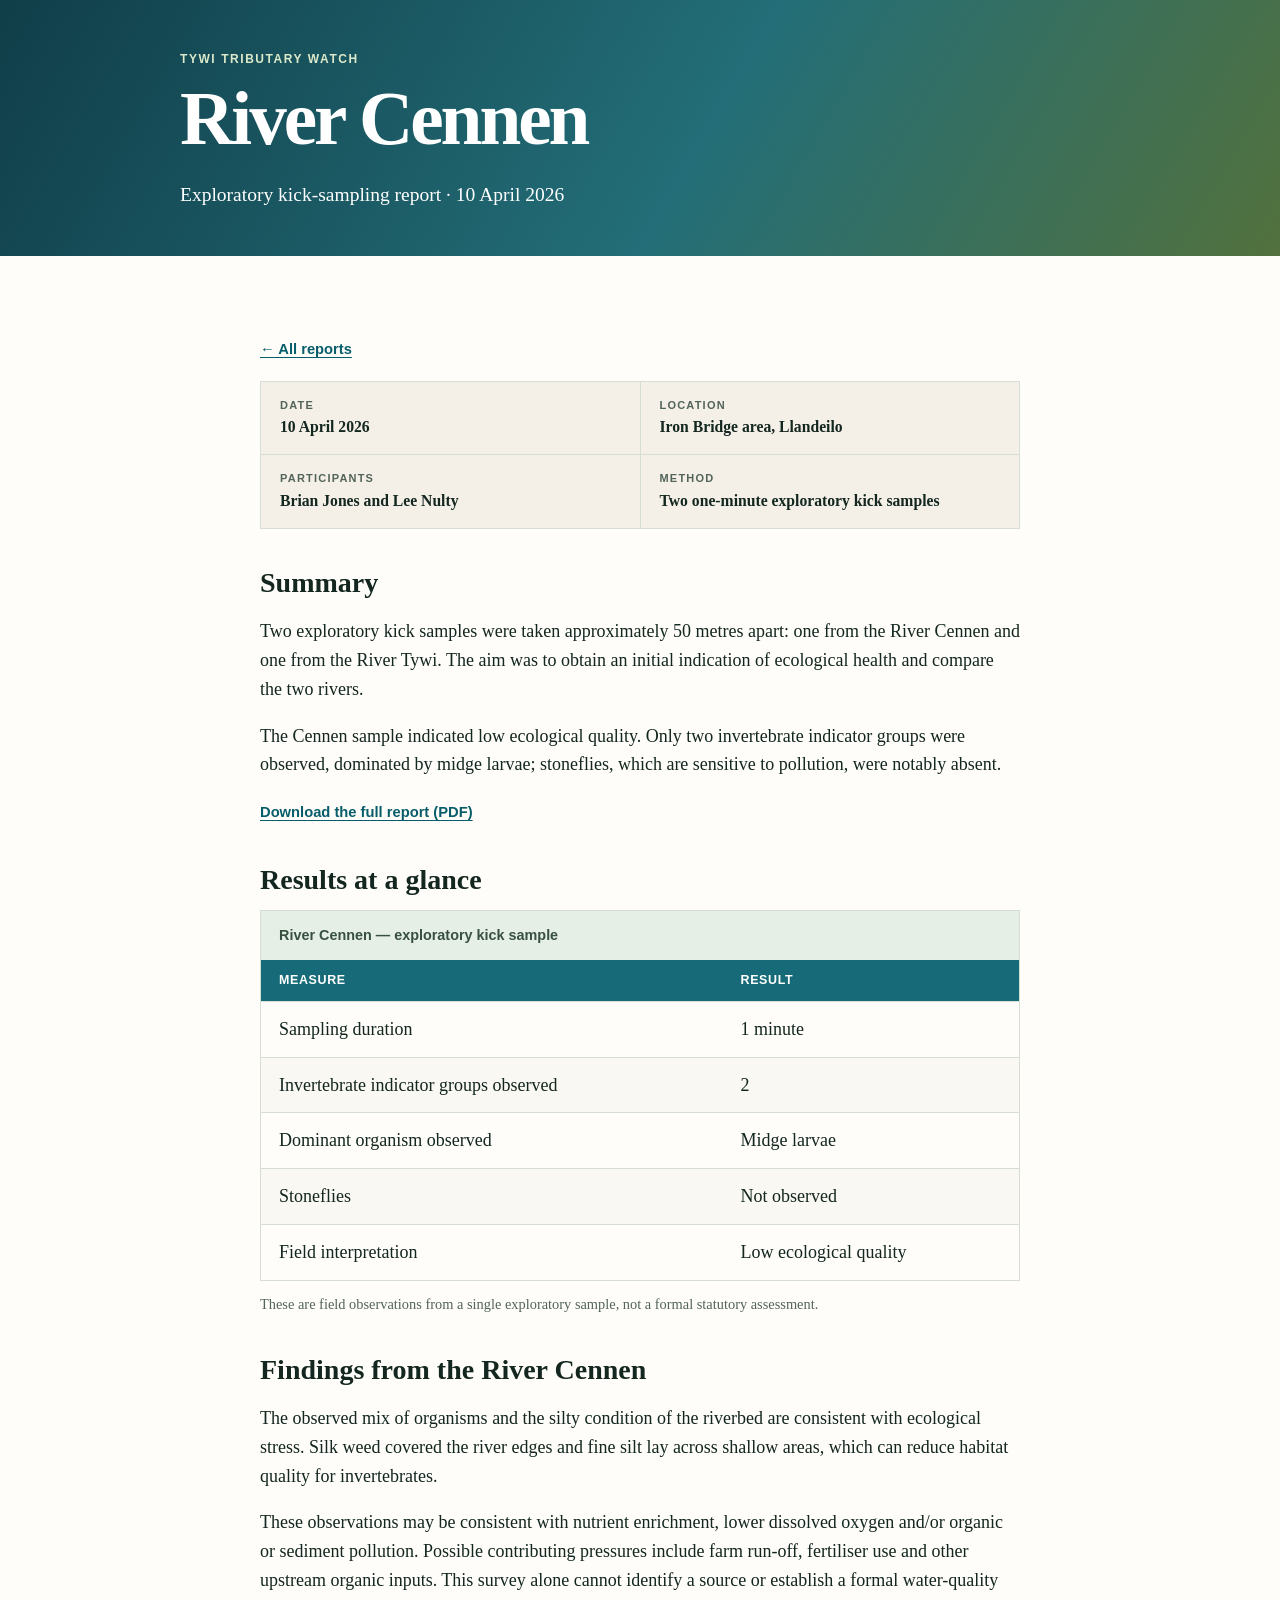
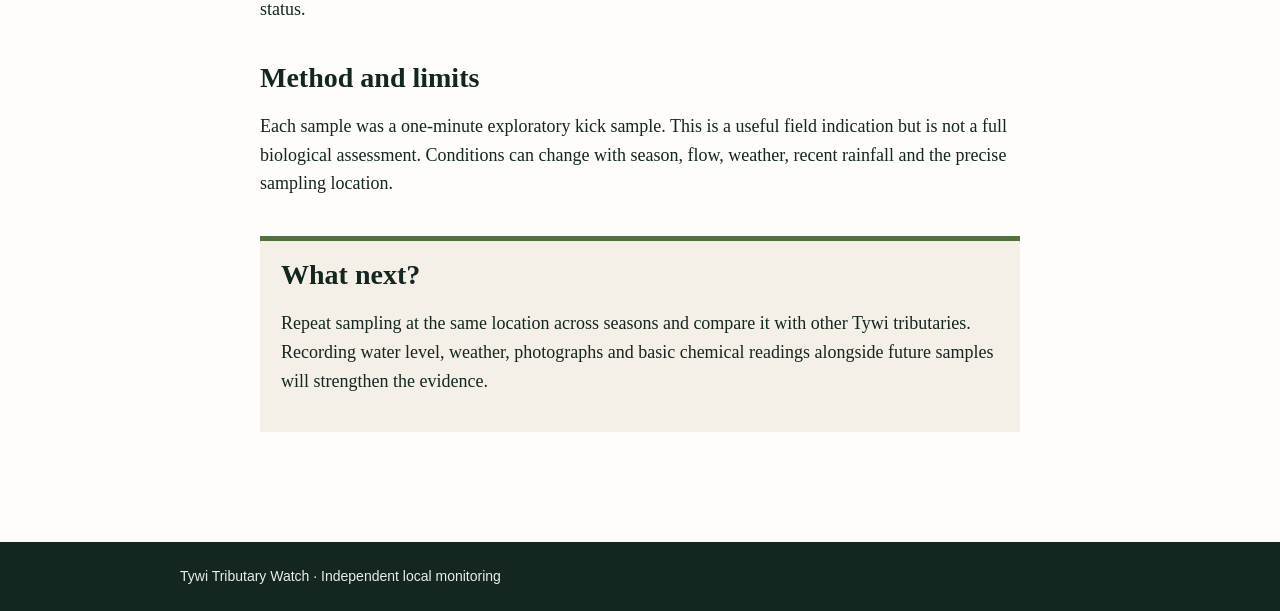
<file: reports/cennen-2026-04-10.html>
<!doctype html>
<html lang="en">
  <head>
    <meta charset="utf-8">
    <meta name="viewport" content="width=device-width, initial-scale=1">
    <meta name="description" content="Exploratory kick-sampling report for the River Cennen and River Tywi at Iron Bridge, Llandeilo, 10 April 2026.">
    <title>River Cennen kick-sampling report | Tywi Tributary Watch</title>
    <link rel="stylesheet" href="../assets/site.css">
  </head>
  <body>
    <header class="hero compact"><div class="wrap"><p class="eyebrow">TYWI TRIBUTARY WATCH</p><h1>River Cennen</h1><p class="lede">Exploratory kick-sampling report · 10 April 2026</p></div></header>
    <main class="wrap report">
      <p><a class="back" href="../index.html">← All reports</a></p>
      <section class="facts" aria-label="Survey details">
        <div><span>Date</span><strong>10 April 2026</strong></div>
        <div><span>Location</span><strong>Iron Bridge area, Llandeilo</strong></div>
        <div><span>Participants</span><strong>Brian Jones and Lee Nulty</strong></div>
        <div><span>Method</span><strong>Two one-minute exploratory kick samples</strong></div>
      </section>
      <section>
        <h2>Summary</h2>
        <p>Two exploratory kick samples were taken approximately 50 metres apart: one from the River Cennen and one from the River Tywi. The aim was to obtain an initial indication of ecological health and compare the two rivers.</p>
       <p>The Cennen sample indicated low ecological quality. Only two invertebrate indicator groups were observed, dominated by midge larvae; stoneflies, which are sensitive to pollution, were notably absent.</p>
        <p><a class="arrow-link" href="cennen-2026-04-10.pdf">Download the full report (PDF)</a></p>
      </section>
      <section aria-labelledby="results">
        <h2 id="results">Results at a glance</h2>
        <div class="data-table-wrap">
          <table>
            <caption>River Cennen — exploratory kick sample</caption>
            <thead><tr><th scope="col">Measure</th><th scope="col">Result</th></tr></thead>
            <tbody>
              <tr><td>Sampling duration</td><td>1 minute</td></tr>
              <tr><td>Invertebrate indicator groups observed</td><td>2</td></tr>
              <tr><td>Dominant organism observed</td><td>Midge larvae</td></tr>
              <tr><td>Stoneflies</td><td>Not observed</td></tr>
              <tr><td>Field interpretation</td><td>Low ecological quality</td></tr>
            </tbody>
          </table>
        </div>
        <p class="small-note">These are field observations from a single exploratory sample, not a formal statutory assessment.</p>
      </section>
      <section>
        <h2>Findings from the River Cennen</h2>
        <p>The observed mix of organisms and the silty condition of the riverbed are consistent with ecological stress. Silk weed covered the river edges and fine silt lay across shallow areas, which can reduce habitat quality for invertebrates.</p>
        <p>These observations may be consistent with nutrient enrichment, lower dissolved oxygen and/or organic or sediment pollution. Possible contributing pressures include farm run-off, fertiliser use and other upstream organic inputs. This survey alone cannot identify a source or establish a formal water-quality status.</p>
      </section>
      <section>
        <h2>Method and limits</h2>
        <p>Each sample was a one-minute exploratory kick sample. This is a useful field indication but is not a full biological assessment. Conditions can change with season, flow, weather, recent rainfall and the precise sampling location.</p>
      </section>
      <section class="callout">
        <h2>What next?</h2>
        <p>Repeat sampling at the same location across seasons and compare it with other Tywi tributaries. Recording water level, weather, photographs and basic chemical readings alongside future samples will strengthen the evidence.</p>
      </section>
    </main>
    <footer><div class="wrap">Tywi Tributary Watch · Independent local monitoring</div></footer>
  </body>
</html>
</file>
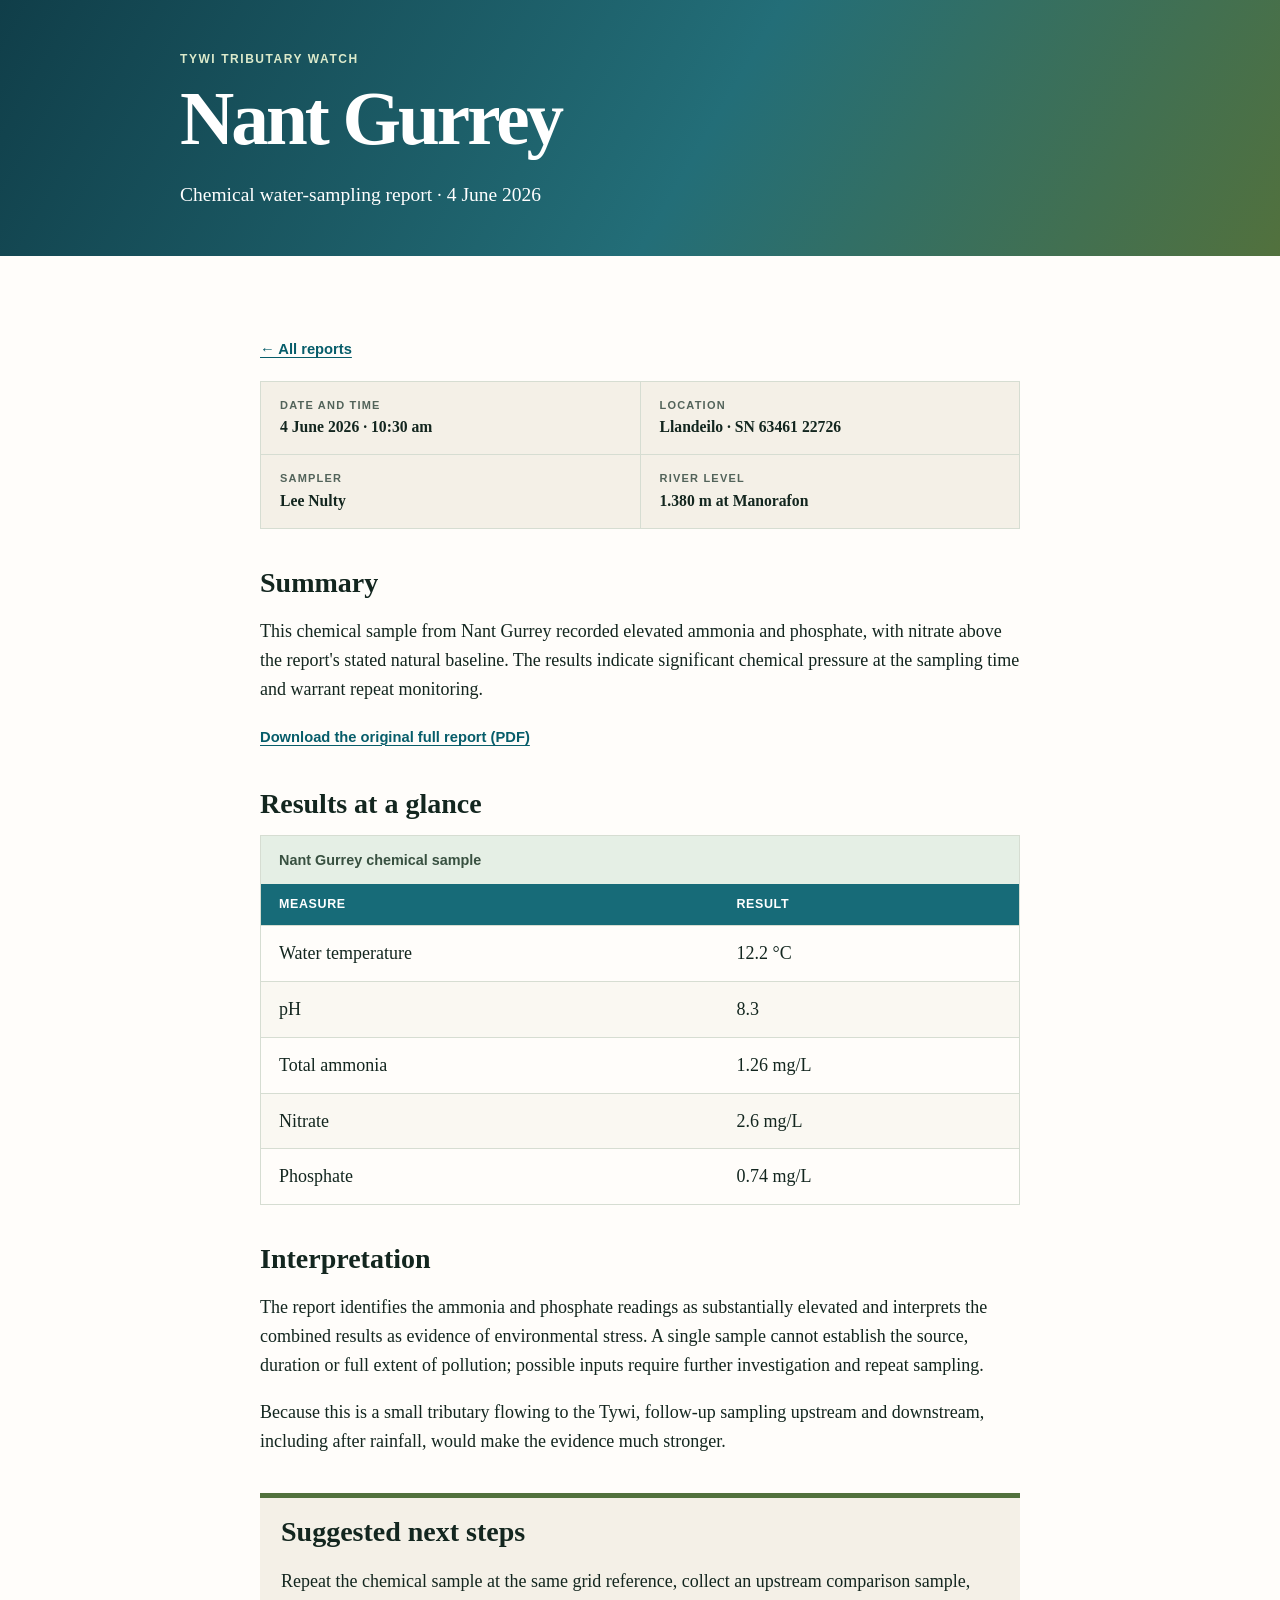
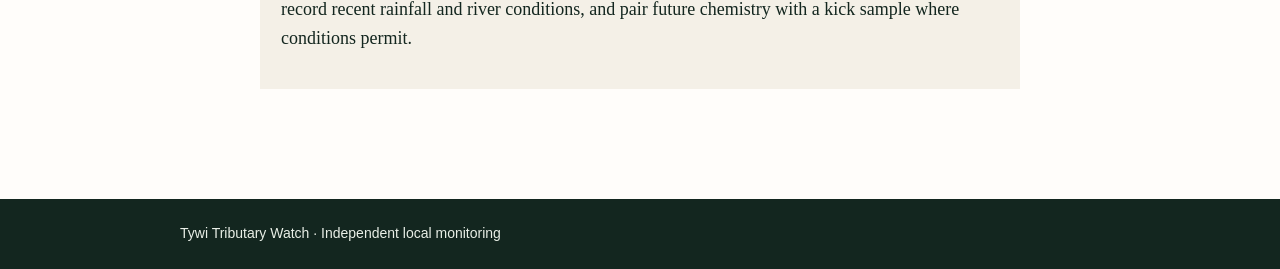
<file: reports/gurrey-2026-06-04.html>
<!doctype html>
<html lang="en">
  <head>
    <meta charset="utf-8">
    <meta name="viewport" content="width=device-width, initial-scale=1">
    <meta name="description" content="Chemical water-sampling report for Nant Gurrey, River Tywi catchment, Llandeilo, 4 June 2026.">
    <title>Nant Gurrey chemical sample | Tywi Tributary Watch</title>
    <link rel="stylesheet" href="../assets/site.css">
  </head>
  <body>
    <header class="hero compact"><div class="wrap"><p class="eyebrow">TYWI TRIBUTARY WATCH</p><h1>Nant Gurrey</h1><p class="lede">Chemical water-sampling report · 4 June 2026</p></div></header>
    <main class="wrap report">
      <p><a class="back" href="../index.html">← All reports</a></p>
      <section class="facts" aria-label="Survey details">
        <div><span>Date and time</span><strong>4 June 2026 · 10:30 am</strong></div>
        <div><span>Location</span><strong>Llandeilo · SN 63461 22726</strong></div>
        <div><span>Sampler</span><strong>Lee Nulty</strong></div>
        <div><span>River level</span><strong>1.380 m at Manorafon</strong></div>
      </section>
      <section>
        <h2>Summary</h2>
        <p>This chemical sample from Nant Gurrey recorded elevated ammonia and phosphate, with nitrate above the report's stated natural baseline. The results indicate significant chemical pressure at the sampling time and warrant repeat monitoring.</p>
        <p><a class="arrow-link" href="gurrey-2026-06-04.pdf">Download the original full report (PDF)</a></p>
      </section>
      <section aria-labelledby="results">
        <h2 id="results">Results at a glance</h2>
        <div class="data-table-wrap"><table>
          <caption>Nant Gurrey chemical sample</caption>
          <thead><tr><th scope="col">Measure</th><th scope="col">Result</th></tr></thead>
          <tbody>
            <tr><td>Water temperature</td><td>12.2 °C</td></tr>
            <tr><td>pH</td><td>8.3</td></tr>
            <tr><td>Total ammonia</td><td>1.26 mg/L</td></tr>
            <tr><td>Nitrate</td><td>2.6 mg/L</td></tr>
            <tr><td>Phosphate</td><td>0.74 mg/L</td></tr>
          </tbody>
        </table></div>
      </section>
      <section>
        <h2>Interpretation</h2>
        <p>The report identifies the ammonia and phosphate readings as substantially elevated and interprets the combined results as evidence of environmental stress. A single sample cannot establish the source, duration or full extent of pollution; possible inputs require further investigation and repeat sampling.</p>
        <p>Because this is a small tributary flowing to the Tywi, follow-up sampling upstream and downstream, including after rainfall, would make the evidence much stronger.</p>
      </section>
      <section class="callout">
        <h2>Suggested next steps</h2>
        <p>Repeat the chemical sample at the same grid reference, collect an upstream comparison sample, record recent rainfall and river conditions, and pair future chemistry with a kick sample where conditions permit.</p>
      </section>
    </main>
    <footer><div class="wrap">Tywi Tributary Watch · Independent local monitoring</div></footer>
  </body>
</html>
</file>
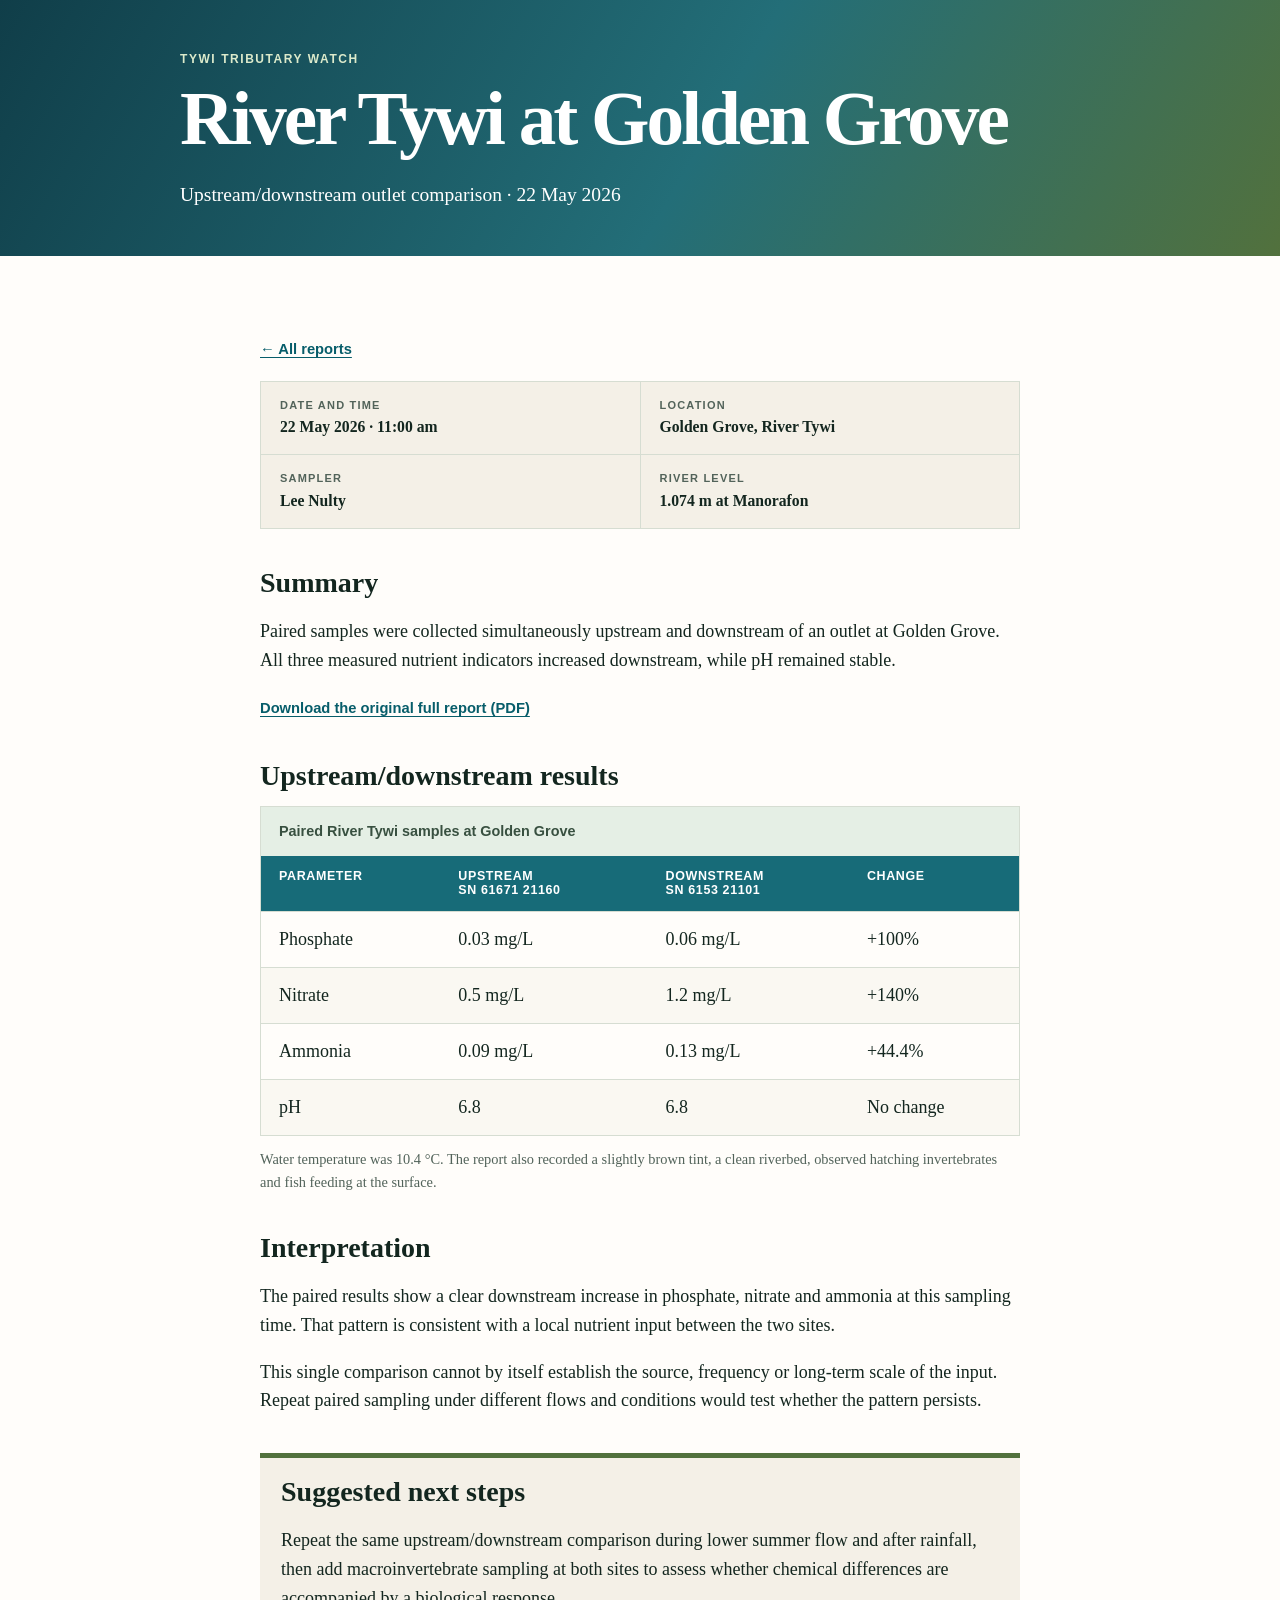
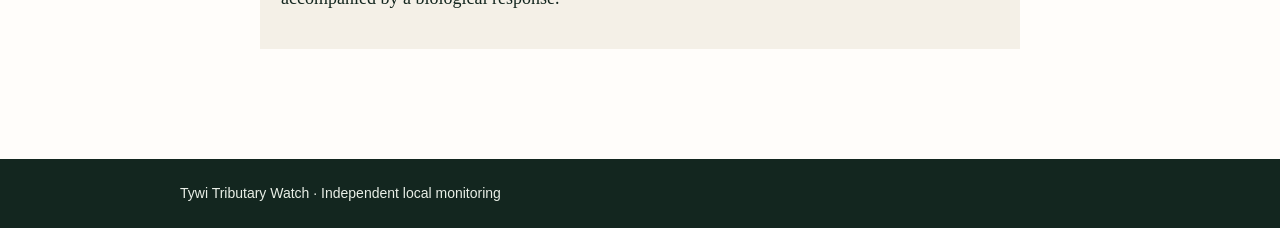
<file: reports/tywi-golden-grove-2026-05-22.html>
<!doctype html>
<html lang="en">
  <head>
    <meta charset="utf-8">
    <meta name="viewport" content="width=device-width, initial-scale=1">
    <meta name="description" content="Upstream and downstream chemical comparison on the River Tywi at Golden Grove, 22 May 2026.">
    <title>River Tywi at Golden Grove | Tywi Tributary Watch</title>
    <link rel="stylesheet" href="../assets/site.css">
  </head>
  <body>
    <header class="hero compact"><div class="wrap"><p class="eyebrow">TYWI TRIBUTARY WATCH</p><h1>River Tywi at Golden Grove</h1><p class="lede">Upstream/downstream outlet comparison · 22 May 2026</p></div></header>
    <main class="wrap report">
      <p><a class="back" href="../index.html">← All reports</a></p>
      <section class="facts" aria-label="Survey details">
        <div><span>Date and time</span><strong>22 May 2026 · 11:00 am</strong></div>
        <div><span>Location</span><strong>Golden Grove, River Tywi</strong></div>
        <div><span>Sampler</span><strong>Lee Nulty</strong></div>
        <div><span>River level</span><strong>1.074 m at Manorafon</strong></div>
      </section>
      <section>
        <h2>Summary</h2>
        <p>Paired samples were collected simultaneously upstream and downstream of an outlet at Golden Grove. All three measured nutrient indicators increased downstream, while pH remained stable.</p>
        <p><a class="arrow-link" href="tywi-golden-grove-2026-05-22.pdf">Download the original full report (PDF)</a></p>
      </section>
      <section aria-labelledby="results">
        <h2 id="results">Upstream/downstream results</h2>
        <div class="data-table-wrap"><table>
          <caption>Paired River Tywi samples at Golden Grove</caption>
          <thead><tr><th scope="col">Parameter</th><th scope="col">Upstream<br>SN 61671 21160</th><th scope="col">Downstream<br>SN 6153 21101</th><th scope="col">Change</th></tr></thead>
          <tbody>
            <tr><td>Phosphate</td><td>0.03 mg/L</td><td>0.06 mg/L</td><td>+100%</td></tr>
            <tr><td>Nitrate</td><td>0.5 mg/L</td><td>1.2 mg/L</td><td>+140%</td></tr>
            <tr><td>Ammonia</td><td>0.09 mg/L</td><td>0.13 mg/L</td><td>+44.4%</td></tr>
            <tr><td>pH</td><td>6.8</td><td>6.8</td><td>No change</td></tr>
          </tbody>
        </table></div>
        <p class="small-note">Water temperature was 10.4 °C. The report also recorded a slightly brown tint, a clean riverbed, observed hatching invertebrates and fish feeding at the surface.</p>
      </section>
      <section>
        <h2>Interpretation</h2>
        <p>The paired results show a clear downstream increase in phosphate, nitrate and ammonia at this sampling time. That pattern is consistent with a local nutrient input between the two sites.</p>
        <p>This single comparison cannot by itself establish the source, frequency or long-term scale of the input. Repeat paired sampling under different flows and conditions would test whether the pattern persists.</p>
      </section>
      <section class="callout">
        <h2>Suggested next steps</h2>
        <p>Repeat the same upstream/downstream comparison during lower summer flow and after rainfall, then add macroinvertebrate sampling at both sites to assess whether chemical differences are accompanied by a biological response.</p>
      </section>
    </main>
    <footer><div class="wrap">Tywi Tributary Watch · Independent local monitoring</div></footer>
  </body>
</html>
</file>
<file: assets/site.css>
:root { --ink:#13261f; --water:#176b78; --moss:#52713d; --sand:#f4f0e7; --paper:#fffdfa; --line:#d6ddd2; }
* { box-sizing:border-box; }
body { margin:0; color:var(--ink); background:var(--paper); font:18px/1.6 Georgia, "Times New Roman", serif; }
.wrap { width:min(920px, calc(100% - 40px)); margin:auto; }
.hero { color:white; background:linear-gradient(120deg, #103e49, #236e78 55%, #52713d); padding:76px 0 64px; }
.hero.compact { padding:52px 0 46px; }
.eyebrow,.tag { margin:0 0 10px; color:#dceacb; font:700 12px/1.2 Arial, sans-serif; letter-spacing:.13em; }
h1,h2,h3 { line-height:1.15; }
h1 { margin:0; font-size:clamp(2.5rem, 7vw, 4.7rem); letter-spacing:-.04em; }
h2 { margin:0 0 14px; font-size:1.75rem; }
h3 { margin:0 0 12px; font-size:1.65rem; }
.lede { max-width:640px; margin:16px 0 0; font-size:1.22rem; }
main { padding:60px 0 72px; }
section { margin:0 0 48px; }
.intro { max-width:760px; }
.note,.callout { border-left:5px solid var(--moss); background:var(--sand); padding:18px 21px; }
.section-heading { border-bottom:1px solid var(--line); margin-bottom:20px; }
.section-heading p { margin-bottom:18px; }
.report-card { padding:27px 28px 29px; border:1px solid var(--line); border-radius:7px; box-shadow:0 3px 14px #1630220b; }
.report-card p { max-width:700px; }
a { color:#075d6a; text-decoration-thickness:1px; text-underline-offset:3px; }
h3 a { color:var(--ink); }
.arrow-link,.back { font-family:Arial,sans-serif; font-size:.92rem; font-weight:700; }
.next { padding:29px 32px; background:#e5efe5; border-radius:7px; }
.next h2 { margin-bottom:7px; }
.next p:last-child { margin-bottom:0; }
footer { padding:25px 0; background:#13261f; color:#e9efe7; font:14px/1.4 Arial,sans-serif; }
.report { max-width:760px; }
.facts { display:grid; grid-template-columns:repeat(2,1fr); gap:1px; background:var(--line); border:1px solid var(--line); }
.facts div { padding:17px 19px; background:var(--sand); }
.facts span { display:block; color:#52635a; font:700 11px/1.2 Arial,sans-serif; letter-spacing:.11em; text-transform:uppercase; }
.facts strong { display:block; margin-top:5px; font-size:.98rem; line-height:1.3; }
.report section { margin-bottom:38px; }
.report .callout { border-left:none; border-top:5px solid var(--moss); }
.data-table-wrap { overflow-x:auto; border:1px solid var(--line); }
table { width:100%; border-collapse:collapse; text-align:left; }
caption { padding:15px 18px; color:#385040; background:#e5efe5; font:700 .9rem/1.3 Arial,sans-serif; text-align:left; }
th { color:white; background:var(--water); font:700 .78rem/1.2 Arial,sans-serif; letter-spacing:.05em; text-transform:uppercase; }
th,td { padding:13px 18px; border-bottom:1px solid var(--line); vertical-align:top; }
tbody tr:last-child td { border-bottom:none; }
tbody tr:nth-child(even) { background:#faf8f2; }
.small-note { margin:12px 0 0; color:#52635a; font-size:.9rem; }
@media (max-width:600px) { body { font-size:17px; } .hero { padding:54px 0 46px; } main { padding-top:42px; } .facts { grid-template-columns:1fr; } .report-card,.next { padding:23px; } }
</file>
